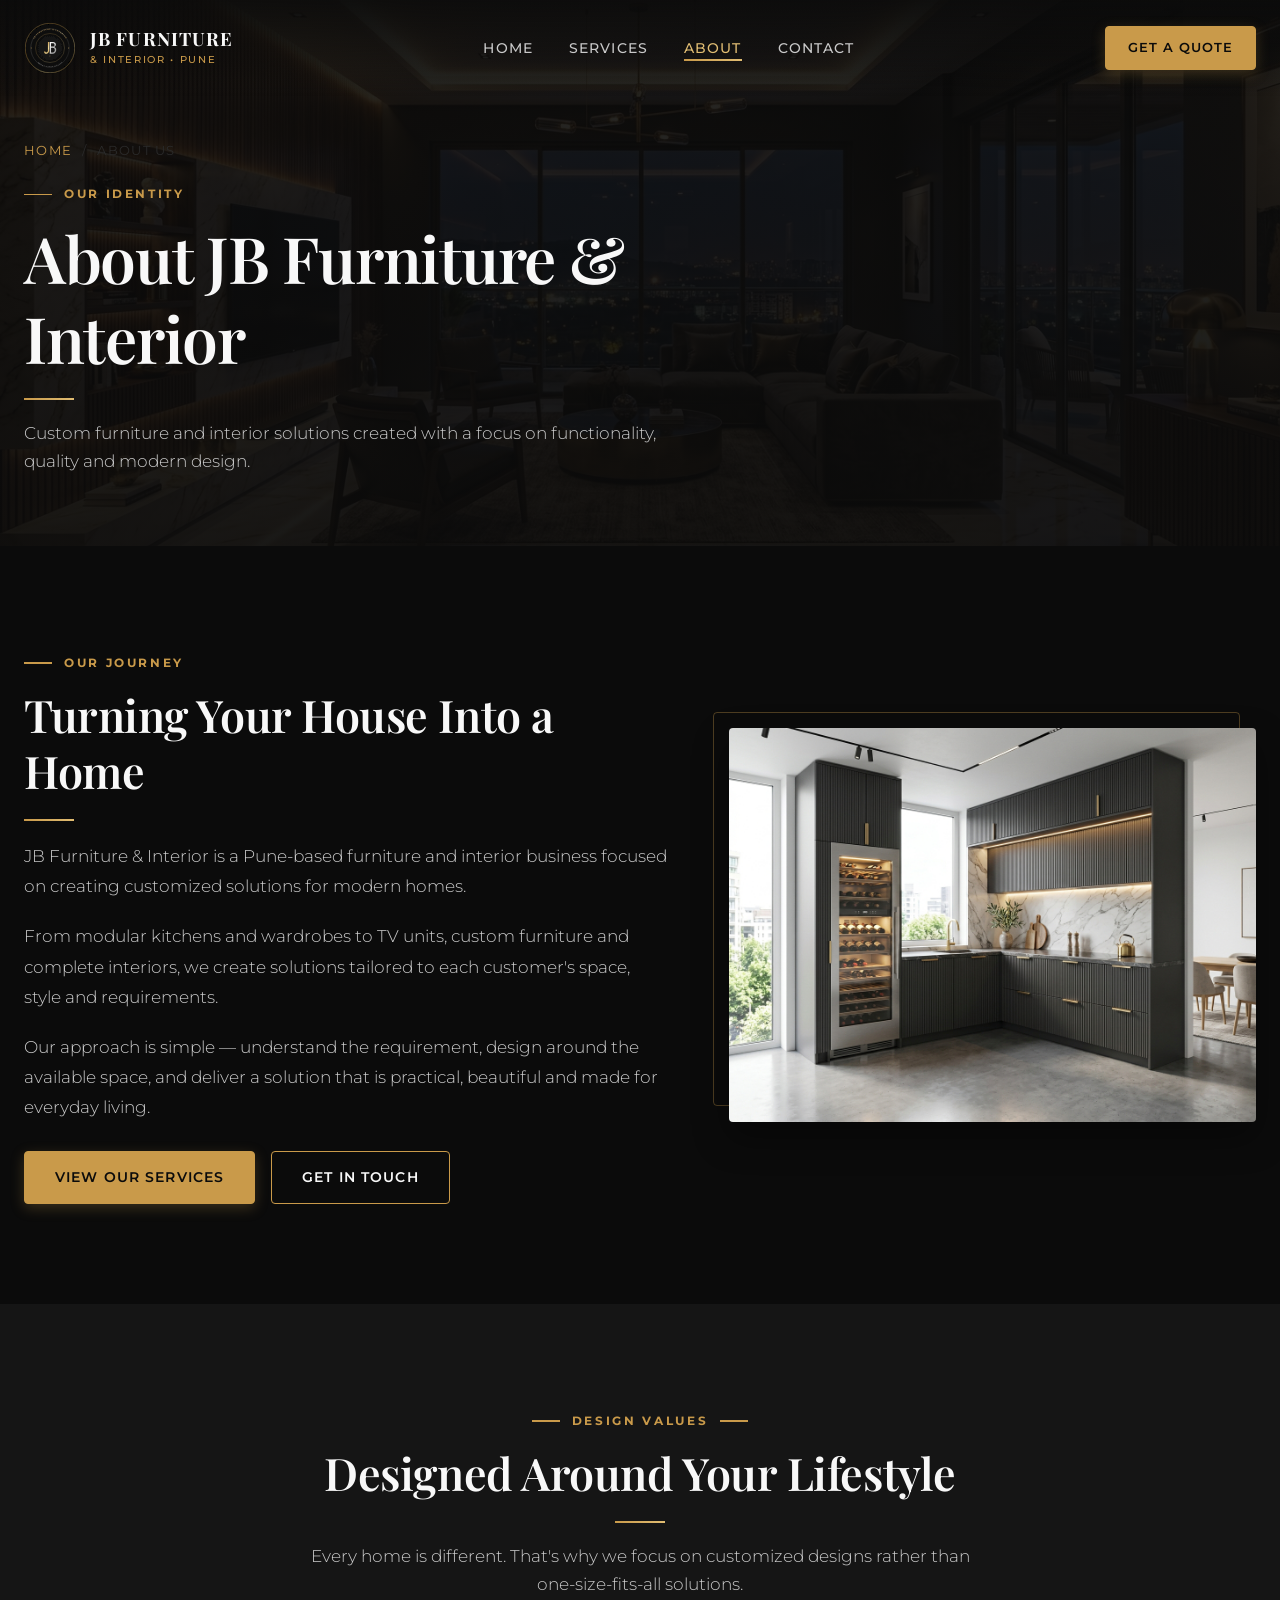
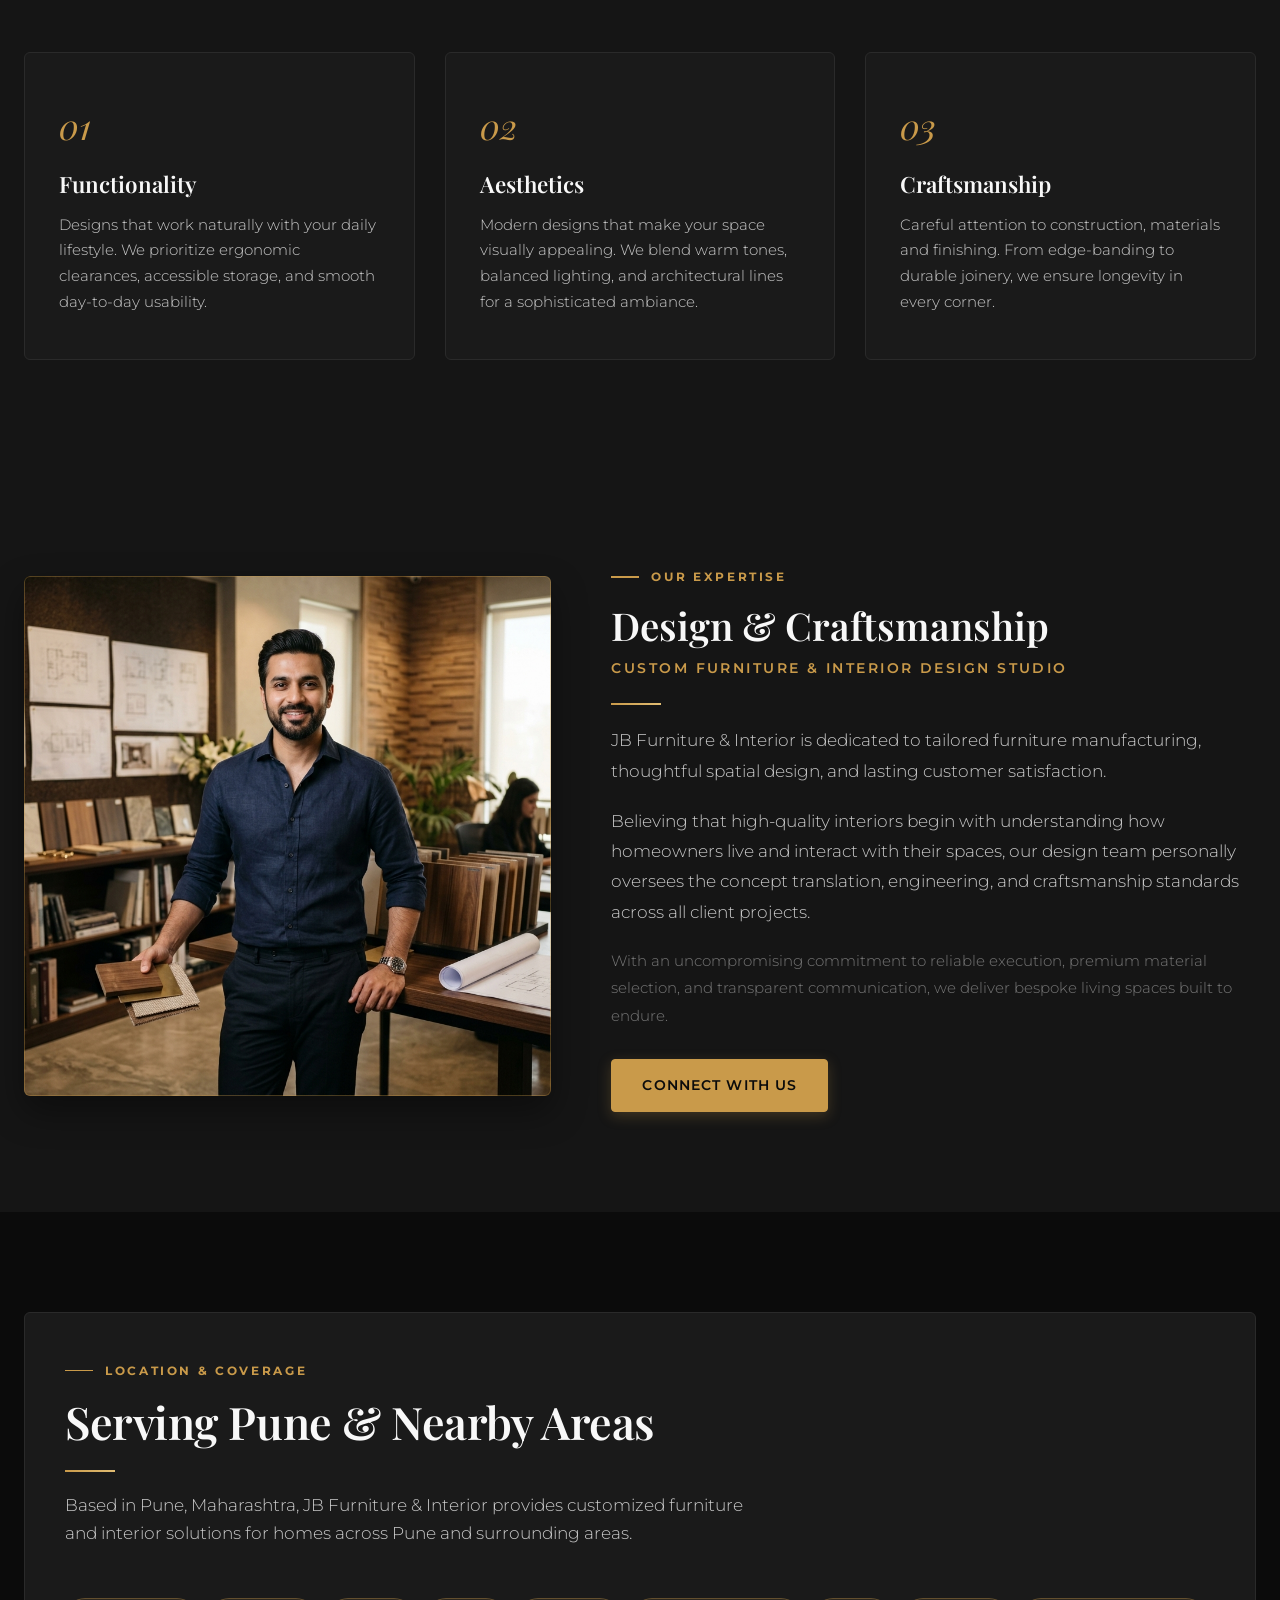
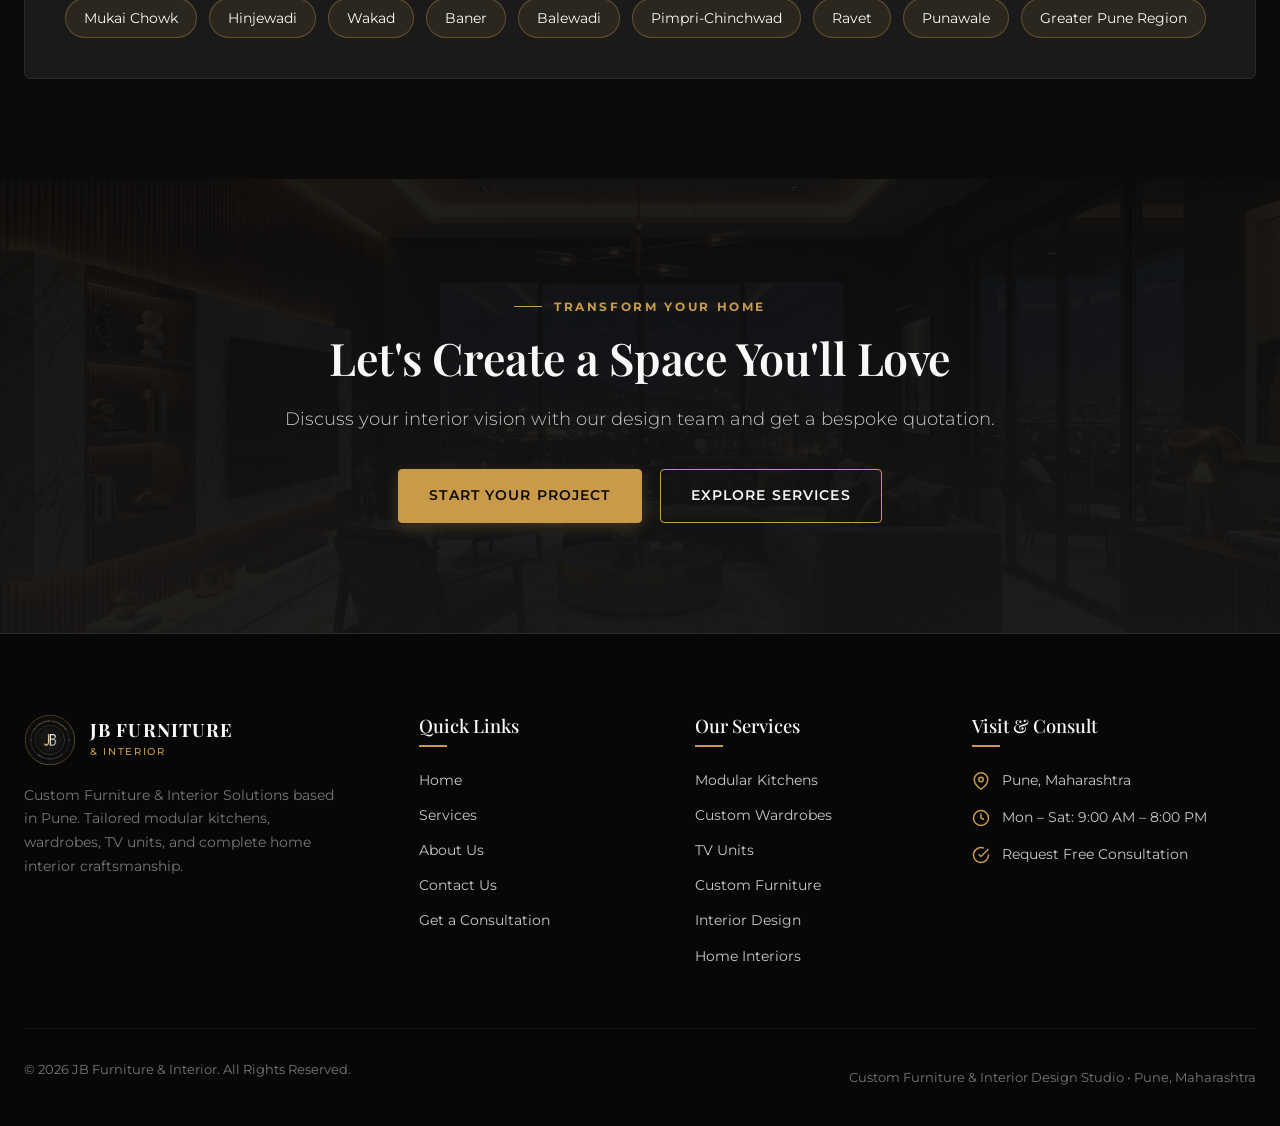
<file: about.html>
<!DOCTYPE html>
<html lang="en">
<head>
  <meta charset="UTF-8">
  <meta name="viewport" content="width=device-width, initial-scale=1.0">
  <title>About JB Furniture &amp; Interior | Pune</title>
  <meta name="description" content="Discover the story, design philosophy, and craftsmanship of JB Furniture & Interior in Pune. Custom furniture and bespoke interior solutions tailored to your lifestyle.">
  <meta name="keywords" content="About JB Furniture, Custom furniture Pune, Interior design studio Pune, Furniture manufacturers Pune">
  
  <!-- Brand Logo & SEO Meta Tags -->
  <meta name="logo" content="assets/images/jb-logo.svg">
  <meta name="thumbnail" content="assets/images/jb-logo.svg">
  <link rel="image_src" href="assets/images/jb-logo.svg">

  <!-- Open Graph / Social Media Meta Tags -->
  <meta property="og:type" content="website">
  <meta property="og:site_name" content="JB Furniture &amp; Interior">
  <meta property="og:url" content="https://ruchir123456789.github.io/interior_website/about.html">
  <meta property="og:title" content="About JB Furniture &amp; Interior | Pune">
  <meta property="og:description" content="Discover the story, design philosophy, and craftsmanship of JB Furniture &amp; Interior in Pune. Custom furniture and bespoke interior solutions tailored to your lifestyle.">
  <meta property="og:image" content="assets/images/jb-logo.svg">
  <meta property="og:image:type" content="image/svg+xml">
  <meta property="og:image:alt" content="JB Furniture &amp; Interior Logo">
  <meta property="og:logo" content="assets/images/jb-logo.svg">

  <!-- Twitter Card Meta Tags -->
  <meta name="twitter:card" content="summary">
  <meta name="twitter:title" content="About JB Furniture &amp; Interior | Pune">
  <meta name="twitter:description" content="Discover the story, design philosophy, and craftsmanship of JB Furniture &amp; Interior in Pune. Custom furniture and bespoke interior solutions tailored to your lifestyle.">
  <meta name="twitter:image" content="assets/images/jb-logo.svg">
  <meta name="twitter:image:alt" content="JB Furniture &amp; Interior Logo">

  <!-- Favicon & Apple Touch Icon -->
  <link rel="icon" type="image/svg+xml" href="assets/images/jb-logo.svg">
  <link rel="shortcut icon" href="assets/images/jb-logo.svg">
  <link rel="apple-touch-icon" href="assets/images/jb-logo.svg">

  <!-- Schema.org JSON-LD Structured Data with Logo -->
  <script type="application/ld+json">
  {
    "@context": "https://schema.org",
    "@type": "HomeAndConstructionBusiness",
    "name": "JB Furniture & Interior",
    "url": "https://ruchir123456789.github.io/interior_website/about.html",
    "description": "Discover the story, design philosophy, and craftsmanship of JB Furniture & Interior in Pune. Custom furniture and bespoke interior solutions tailored to your lifestyle.",
    "logo": "assets/images/jb-logo.svg",
    "image": "assets/images/jb-logo.svg",
    "address": {
      "@type": "PostalAddress",
      "addressLocality": "Pune",
      "addressRegion": "Maharashtra",
      "addressCountry": "IN"
    }
  }
  </script>
  
  <!-- Stylesheet -->
  <link rel="stylesheet" href="css/style.css">
</head>
<body>

  <!-- ==========================================
       GLOBAL HEADER / NAVBAR
       ========================================== -->
  <header class="header" id="header">
    <div class="container navbar">
      <!-- Brand Logo -->
      <a href="index.html" class="brand-logo" aria-label="JB Furniture &amp; Interior Home">
        <img src="assets/images/jb-logo.svg" alt="JB Furniture &amp; Interior Logo" class="brand-logo-img" width="52" height="52">
        <div class="brand-info">
          <span class="brand-title">JB FURNITURE</span>
          <span class="brand-tagline">&amp; INTERIOR • PUNE</span>
        </div>
      </a>

      <!-- Desktop Navigation Links -->
      <nav class="nav-links" aria-label="Main Navigation">
        <div class="nav-item"><a href="index.html" class="nav-link">Home</a></div>
        <div class="nav-item"><a href="services.html" class="nav-link">Services</a></div>
        <div class="nav-item"><a href="about.html" class="nav-link active">About</a></div>
        <div class="nav-item"><a href="contact.html" class="nav-link">Contact</a></div>
      </nav>

      <!-- Right CTA Button -->
      <div class="nav-cta">
        <a href="contact.html" class="btn btn-primary">Get a Quote</a>
      </div>

      <!-- Mobile Hamburger Button -->
      <button class="menu-toggle" id="menu-toggle" aria-label="Toggle navigation menu" aria-expanded="false">
        <span class="bar"></span>
        <span class="bar"></span>
        <span class="bar"></span>
      </button>
    </div>
  </header>

  <!-- Mobile Drawer Overlay & Menu -->
  <div class="mobile-drawer-overlay" id="mobile-overlay"></div>
  <aside class="mobile-nav-drawer" id="mobile-drawer" aria-label="Mobile Navigation">
    <div class="mobile-nav-links">
      <a href="index.html" class="mobile-nav-link">
        <span>Home</span>
        <svg width="16" height="16" viewBox="0 0 24 24" fill="none" stroke="currentColor" stroke-width="2"><polyline points="9 18 15 12 9 6"></polyline></svg>
      </a>
      <a href="services.html" class="mobile-nav-link">
        <span>Services</span>
        <svg width="16" height="16" viewBox="0 0 24 24" fill="none" stroke="currentColor" stroke-width="2"><polyline points="9 18 15 12 9 6"></polyline></svg>
      </a>
      <a href="about.html" class="mobile-nav-link active">
        <span>About Us</span>
        <svg width="16" height="16" viewBox="0 0 24 24" fill="none" stroke="currentColor" stroke-width="2"><polyline points="9 18 15 12 9 6"></polyline></svg>
      </a>
      <a href="contact.html" class="mobile-nav-link">
        <span>Contact</span>
        <svg width="16" height="16" viewBox="0 0 24 24" fill="none" stroke="currentColor" stroke-width="2"><polyline points="9 18 15 12 9 6"></polyline></svg>
      </a>
    </div>

    <div class="mobile-drawer-footer">
      <a href="contact.html" class="btn btn-primary" style="width: 100%;">Get a Free Consultation</a>
      <div class="mobile-drawer-contact">
        <p>Custom Furniture &amp; Interior Design</p>
        <p>Pune, Maharashtra</p>
      </div>
    </div>
  </aside>

  <main>
    <!-- ==========================================
         ABOUT PAGE HERO
         ========================================== -->
    <section class="page-hero" style="background-image: url('assets/images/hero-interior.jpg');">
      <div class="container">
        <div class="page-hero-content fade-up">
          <div class="breadcrumb">
            <a href="index.html">Home</a>
            <span>/</span>
            <span>About Us</span>
          </div>
          <span class="section-label">OUR IDENTITY</span>
          <h1>About JB Furniture &amp; Interior</h1>
          <div class="gold-divider"></div>
          <p class="section-subtitle">
            Custom furniture and interior solutions created with a focus on functionality, quality and modern design.
          </p>
        </div>
      </div>
    </section>

    <!-- ==========================================
         BUSINESS STORY SECTION
         ========================================== -->
    <section class="section" id="story">
      <div class="container">
        <div class="story-grid">
          <div class="story-content fade-up">
            <span class="section-label">OUR JOURNEY</span>
            <h2>Turning Your House Into a Home</h2>
            <div class="gold-divider"></div>
            <p>
              JB Furniture &amp; Interior is a Pune-based furniture and interior business focused on creating customized solutions for modern homes.
            </p>
            <p>
              From modular kitchens and wardrobes to TV units, custom furniture and complete interiors, we create solutions tailored to each customer's space, style and requirements.
            </p>
            <p>
              Our approach is simple — understand the requirement, design around the available space, and deliver a solution that is practical, beautiful and made for everyday living.
            </p>
            <div class="btn-group" style="margin-top: 28px;">
              <a href="services.html" class="btn btn-primary">View Our Services</a>
              <a href="contact.html" class="btn btn-secondary">Get In Touch</a>
            </div>
          </div>

          <div class="intro-image-wrapper fade-up stagger-2">
            <img src="assets/images/kitchen-02.jpg" alt="Interior Architecture &amp; Custom Millwork" class="intro-img" loading="lazy">
          </div>
        </div>
      </div>
    </section>

    <!-- ==========================================
         OUR PHILOSOPHY SECTION (3 PILLARS)
         ========================================== -->
    <section class="section section-rich" id="philosophy">
      <div class="container">
        <div class="section-header text-center fade-up">
          <span class="section-label">DESIGN VALUES</span>
          <h2>Designed Around Your Lifestyle</h2>
          <div class="gold-divider center-divider"></div>
          <p class="section-subtitle center-content">
            Every home is different. That's why we focus on customized designs rather than one-size-fits-all solutions.
          </p>
        </div>

        <div class="philosophy-grid">
          <!-- Pillar 1: Functionality -->
          <div class="philosophy-card fade-up stagger-1">
            <span class="pillar-num">01</span>
            <h3 style="font-size: 1.4rem; margin-bottom: 14px;">Functionality</h3>
            <p style="color: var(--text-silver); font-size: 0.95rem; line-height: 1.7; font-weight: 300;">
              Designs that work naturally with your daily lifestyle. We prioritize ergonomic clearances, accessible storage, and smooth day-to-day usability.
            </p>
          </div>

          <!-- Pillar 2: Aesthetics -->
          <div class="philosophy-card fade-up stagger-2">
            <span class="pillar-num">02</span>
            <h3 style="font-size: 1.4rem; margin-bottom: 14px;">Aesthetics</h3>
            <p style="color: var(--text-silver); font-size: 0.95rem; line-height: 1.7; font-weight: 300;">
              Modern designs that make your space visually appealing. We blend warm tones, balanced lighting, and architectural lines for a sophisticated ambiance.
            </p>
          </div>

          <!-- Pillar 3: Craftsmanship -->
          <div class="philosophy-card fade-up stagger-3">
            <span class="pillar-num">03</span>
            <h3 style="font-size: 1.4rem; margin-bottom: 14px;">Craftsmanship</h3>
            <p style="color: var(--text-silver); font-size: 0.95rem; line-height: 1.7; font-weight: 300;">
              Careful attention to construction, materials and finishing. From edge-banding to durable joinery, we ensure longevity in every corner.
            </p>
          </div>
        </div>
      </div>
    </section>

    <!-- ==========================================
         DESIGN STUDIO & CRAFTSMANSHIP LEADERSHIP
         ========================================== -->
    <section class="section founder-section" id="leadership">
      <div class="container">
        <div class="founder-grid">
          <div class="founder-img-wrapper fade-up">
            <img src="assets/images/about-founder.jpg" alt="Design Studio &amp; Interior Craftsmanship" class="founder-img" loading="lazy">
          </div>

          <div class="founder-content fade-up stagger-2">
            <span class="section-label">OUR EXPERTISE</span>
            <h3>Design &amp; Craftsmanship</h3>
            <span class="founder-role">Custom Furniture &amp; Interior Design Studio</span>
            <div class="gold-divider"></div>
            <p>
              JB Furniture &amp; Interior is dedicated to tailored furniture manufacturing, thoughtful spatial design, and lasting customer satisfaction.
            </p>
            <p>
              Believing that high-quality interiors begin with understanding how homeowners live and interact with their spaces, our design team personally oversees the concept translation, engineering, and craftsmanship standards across all client projects.
            </p>
            <p style="color: var(--text-muted); font-size: 0.95rem;">
              With an uncompromising commitment to reliable execution, premium material selection, and transparent communication, we deliver bespoke living spaces built to endure.
            </p>
            <div style="margin-top: 30px;">
              <a href="contact.html" class="btn btn-primary">Connect With Us</a>
            </div>
          </div>
        </div>
      </div>
    </section>

    <!-- ==========================================
         SERVICE AREA SECTION
         ========================================== -->
    <section class="section" id="service-area">
      <div class="container">
        <div class="area-box fade-up">
          <div class="section-header" style="margin-bottom: 20px;">
            <span class="section-label">LOCATION &amp; COVERAGE</span>
            <h2>Serving Pune &amp; Nearby Areas</h2>
            <div class="gold-divider"></div>
            <p class="section-subtitle">
              Based in Pune, Maharashtra, JB Furniture &amp; Interior provides customized furniture and interior solutions for homes across Pune and surrounding areas.
            </p>
          </div>

          <div class="area-tags">
            <span class="area-tag">Mukai Chowk</span>
            <span class="area-tag">Hinjewadi</span>
            <span class="area-tag">Wakad</span>
            <span class="area-tag">Baner</span>
            <span class="area-tag">Balewadi</span>
            <span class="area-tag">Pimpri-Chinchwad</span>
            <span class="area-tag">Ravet</span>
            <span class="area-tag">Punawale</span>
            <span class="area-tag">Greater Pune Region</span>
          </div>
        </div>
      </div>
    </section>

    <!-- ==========================================
         ABOUT CALL TO ACTION SECTION
         ========================================== -->
    <section class="cta-section" style="background-image: url('assets/images/hero-interior.jpg');">
      <div class="container">
        <div class="cta-content fade-up">
          <span class="section-label" style="justify-content: center;">TRANSFORM YOUR HOME</span>
          <h2 class="cta-title">Let's Create a Space You'll Love</h2>
          <p class="cta-desc">
            Discuss your interior vision with our design team and get a bespoke quotation.
          </p>
          <div class="cta-actions">
            <a href="contact.html" class="btn btn-primary">Start Your Project</a>
            <a href="services.html" class="btn btn-secondary">Explore Services</a>
          </div>
        </div>
      </div>
    </section>
  </main>

  <!-- ==========================================
       GLOBAL FOOTER
       ========================================== -->
  <footer class="footer">
    <div class="container">
      <div class="footer-grid">
        <!-- Brand Info -->
        <div class="footer-brand">
          <a href="index.html" class="brand-logo">
            <img src="assets/images/jb-logo.svg" alt="JB Furniture &amp; Interior" class="brand-logo-img" width="48" height="48">
            <div class="brand-info">
              <span class="brand-title">JB FURNITURE</span>
              <span class="brand-tagline">&amp; INTERIOR</span>
            </div>
          </a>
          <p class="footer-about">
            Custom Furniture &amp; Interior Solutions based in Pune. Tailored modular kitchens, wardrobes, TV units, and complete home interior craftsmanship.
          </p>
        </div>

        <!-- Quick Links -->
        <div>
          <h4 class="footer-title">Quick Links</h4>
          <div class="footer-links">
            <a href="index.html">Home</a>
            <a href="services.html">Services</a>
            <a href="about.html">About Us</a>
            <a href="contact.html">Contact Us</a>
            <a href="contact.html">Get a Consultation</a>
          </div>
        </div>

        <!-- Services -->
        <div>
          <h4 class="footer-title">Our Services</h4>
          <div class="footer-links">
            <a href="services.html#kitchens">Modular Kitchens</a>
            <a href="services.html#wardrobes">Custom Wardrobes</a>
            <a href="services.html#tv-units">TV Units</a>
            <a href="services.html#custom-furniture">Custom Furniture</a>
            <a href="services.html#interior-design">Interior Design</a>
            <a href="services.html#complete-interiors">Home Interiors</a>
          </div>
        </div>

        <!-- Visit & Consult -->
        <div>
          <h4 class="footer-title">Visit &amp; Consult</h4>
          <div class="footer-contact-items">
            <div class="footer-contact-item">
              <svg viewBox="0 0 24 24" fill="none" stroke="currentColor" stroke-width="2"><path d="M21 10c0 7-9 13-9 13s-9-6-9-13a9 9 0 0 1 18 0z"></path><circle cx="12" cy="10" r="3"></circle></svg>
              <span>Pune, Maharashtra</span>
            </div>
            <div class="footer-contact-item">
              <svg viewBox="0 0 24 24" fill="none" stroke="currentColor" stroke-width="2"><circle cx="12" cy="12" r="10"></circle><polyline points="12 6 12 12 16 14"></polyline></svg>
              <span>Mon – Sat: 9:00 AM – 8:00 PM</span>
            </div>
            <div class="footer-contact-item">
              <svg viewBox="0 0 24 24" fill="none" stroke="currentColor" stroke-width="2"><path d="M22 11.08V12a10 10 0 1 1-5.93-9.14"></path><polyline points="22 4 12 14.01 9 11.01"></polyline></svg>
              <a href="contact.html">Request Free Consultation</a>
            </div>
          </div>
        </div>
      </div>

      <div class="footer-bottom">
        <p>&copy; 2026 JB Furniture &amp; Interior. All Rights Reserved.</p>
        <p>Custom Furniture &amp; Interior Design Studio • Pune, Maharashtra</p>
      </div>
    </div>
  </footer>

  <!-- Back To Top Button -->
  <button class="back-to-top" aria-label="Scroll back to top">
    <svg width="20" height="20" viewBox="0 0 24 24" fill="none" stroke="currentColor" stroke-width="2.5"><polyline points="18 15 12 9 6 15"></polyline></svg>
  </button>

  <!-- Core Script -->
  <script src="js/script.js"></script>
</body>
</html>
</file>
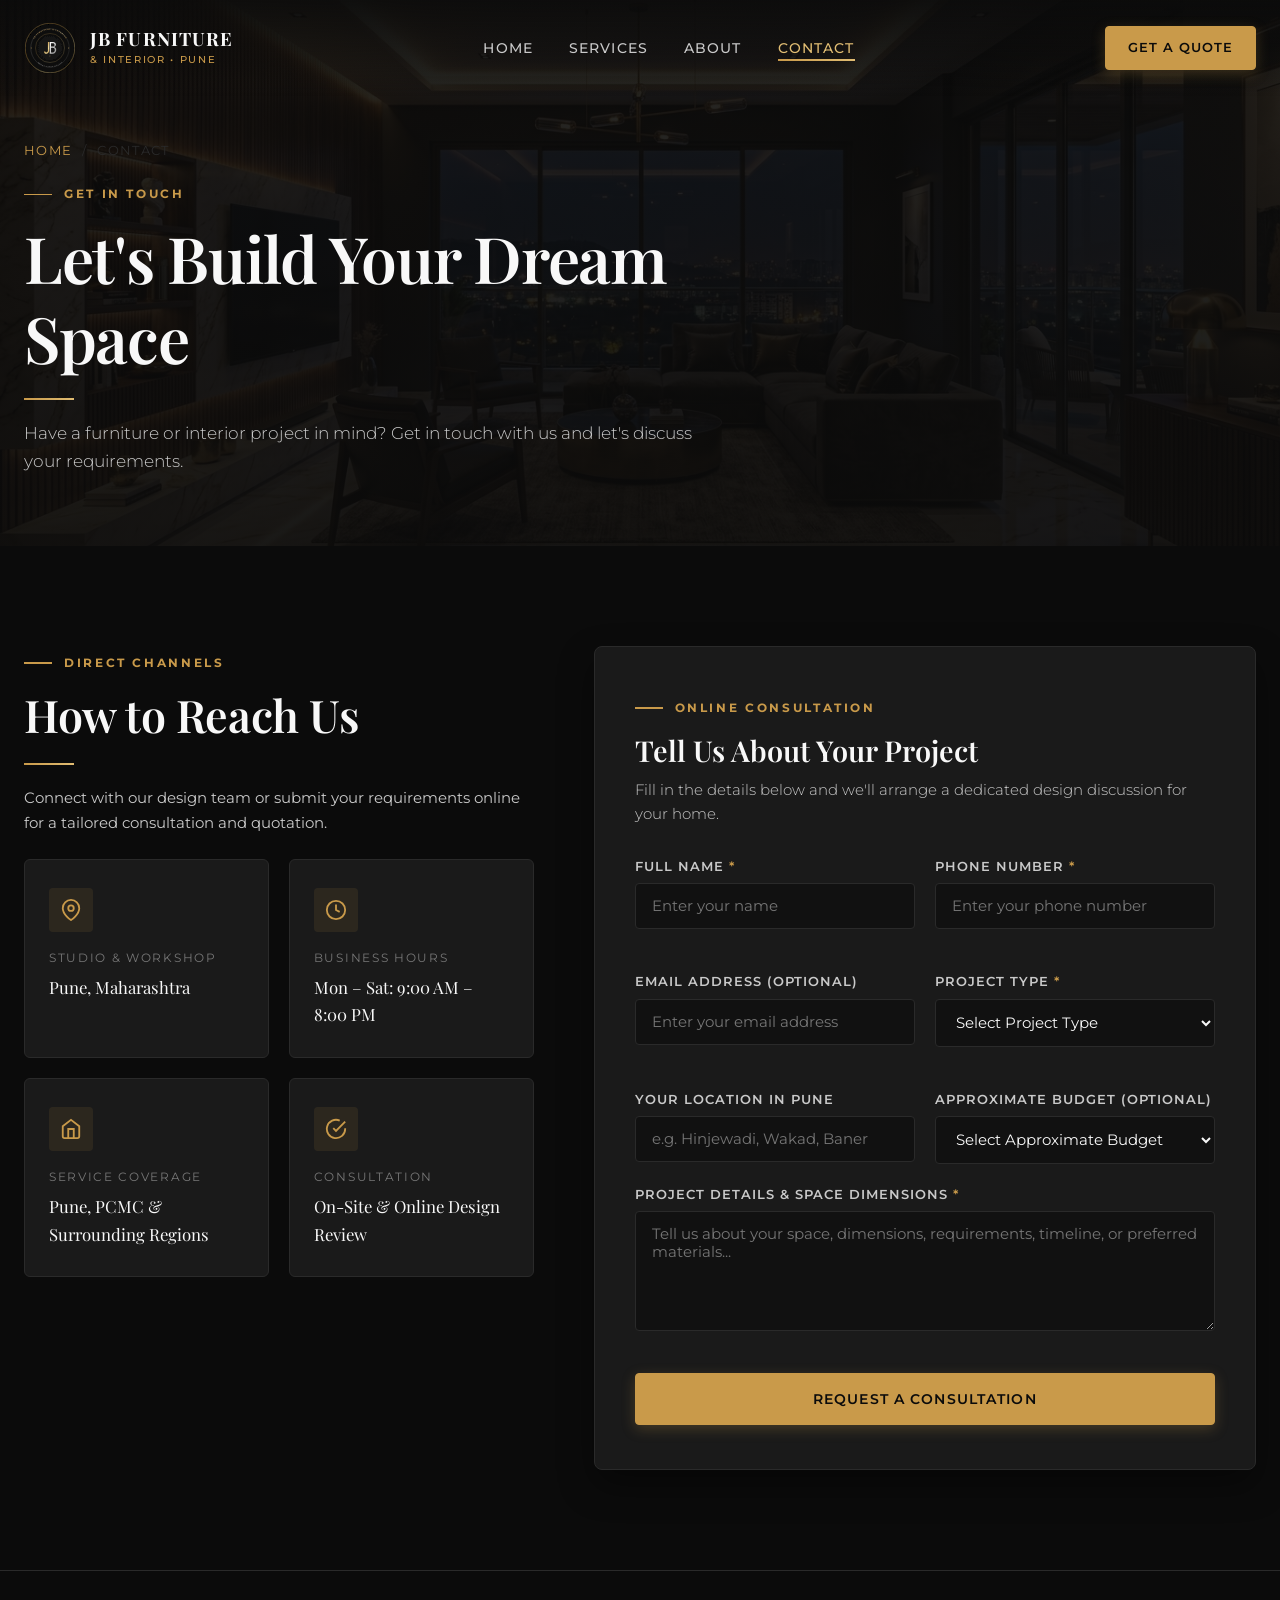
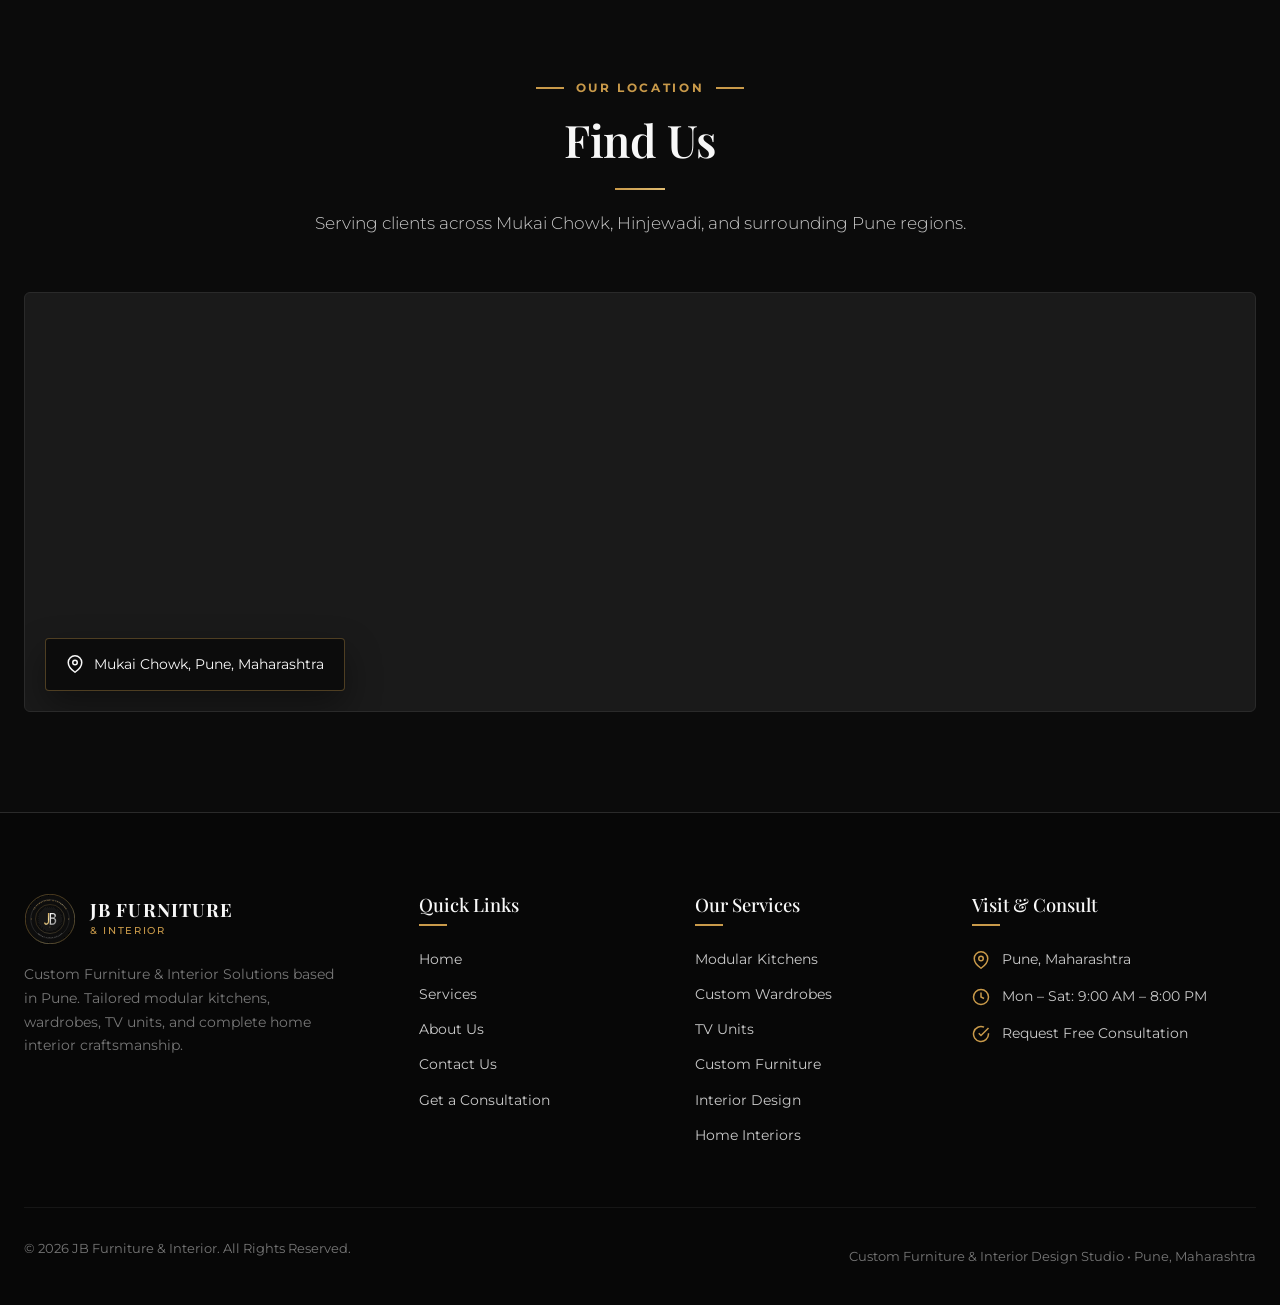
<file: contact.html>
<!DOCTYPE html>
<html lang="en">
<head>
  <meta charset="UTF-8">
  <meta name="viewport" content="width=device-width, initial-scale=1.0">
  <title>Contact JB Furniture &amp; Interior | Pune</title>
  <meta name="description" content="Contact JB Furniture &amp; Interior in Pune. Request a free consultation for custom furniture, modular kitchens, wardrobes, and complete interior solutions.">
  <meta name="keywords" content="Contact JB Furniture, Interior design inquiry Pune, Modular kitchen quotation Pune, Furniture manufacturers Mukai Chowk Hinjewadi">
  
  <!-- Brand Logo & SEO Meta Tags -->
  <meta name="logo" content="assets/images/jb-logo.svg">
  <meta name="thumbnail" content="assets/images/jb-logo.svg">
  <link rel="image_src" href="assets/images/jb-logo.svg">

  <!-- Open Graph / Social Media Meta Tags -->
  <meta property="og:type" content="website">
  <meta property="og:site_name" content="JB Furniture &amp; Interior">
  <meta property="og:url" content="https://ruchir123456789.github.io/interior_website/contact.html">
  <meta property="og:title" content="Contact JB Furniture &amp; Interior | Pune">
  <meta property="og:description" content="Contact JB Furniture &amp; Interior in Pune. Request a free consultation for custom furniture, modular kitchens, wardrobes, and complete interior solutions.">
  <meta property="og:image" content="assets/images/jb-logo.svg">
  <meta property="og:image:type" content="image/svg+xml">
  <meta property="og:image:alt" content="JB Furniture &amp; Interior Logo">
  <meta property="og:logo" content="assets/images/jb-logo.svg">

  <!-- Twitter Card Meta Tags -->
  <meta name="twitter:card" content="summary">
  <meta name="twitter:title" content="Contact JB Furniture &amp; Interior | Pune">
  <meta name="twitter:description" content="Contact JB Furniture &amp; Interior in Pune. Request a free consultation for custom furniture, modular kitchens, wardrobes, and complete interior solutions.">
  <meta name="twitter:image" content="assets/images/jb-logo.svg">
  <meta name="twitter:image:alt" content="JB Furniture &amp; Interior Logo">

  <!-- Favicon & Apple Touch Icon -->
  <link rel="icon" type="image/svg+xml" href="assets/images/jb-logo.svg">
  <link rel="shortcut icon" href="assets/images/jb-logo.svg">
  <link rel="apple-touch-icon" href="assets/images/jb-logo.svg">

  <!-- Schema.org JSON-LD Structured Data with Logo -->
  <script type="application/ld+json">
  {
    "@context": "https://schema.org",
    "@type": "HomeAndConstructionBusiness",
    "name": "JB Furniture & Interior",
    "url": "https://ruchir123456789.github.io/interior_website/contact.html",
    "description": "Contact JB Furniture & Interior in Pune. Request a free consultation for custom furniture, modular kitchens, wardrobes, and complete interior solutions.",
    "logo": "assets/images/jb-logo.svg",
    "image": "assets/images/jb-logo.svg",
    "address": {
      "@type": "PostalAddress",
      "addressLocality": "Pune",
      "addressRegion": "Maharashtra",
      "addressCountry": "IN"
    }
  }
  </script>
  
  <!-- Stylesheet -->
  <link rel="stylesheet" href="css/style.css">
</head>
<body>

  <!-- ==========================================
       GLOBAL HEADER / NAVBAR
       ========================================== -->
  <header class="header" id="header">
    <div class="container navbar">
      <!-- Brand Logo -->
      <a href="index.html" class="brand-logo" aria-label="JB Furniture &amp; Interior Home">
        <img src="assets/images/jb-logo.svg" alt="JB Furniture &amp; Interior Logo" class="brand-logo-img" width="52" height="52">
        <div class="brand-info">
          <span class="brand-title">JB FURNITURE</span>
          <span class="brand-tagline">&amp; INTERIOR • PUNE</span>
        </div>
      </a>

      <!-- Desktop Navigation Links -->
      <nav class="nav-links" aria-label="Main Navigation">
        <div class="nav-item"><a href="index.html" class="nav-link">Home</a></div>
        <div class="nav-item"><a href="services.html" class="nav-link">Services</a></div>
        <div class="nav-item"><a href="about.html" class="nav-link">About</a></div>
        <div class="nav-item"><a href="contact.html" class="nav-link active">Contact</a></div>
      </nav>

      <!-- Right CTA Button -->
      <div class="nav-cta">
        <a href="contact.html" class="btn btn-primary">Get a Quote</a>
      </div>

      <!-- Mobile Hamburger Button -->
      <button class="menu-toggle" id="menu-toggle" aria-label="Toggle navigation menu" aria-expanded="false">
        <span class="bar"></span>
        <span class="bar"></span>
        <span class="bar"></span>
      </button>
    </div>
  </header>

  <!-- Mobile Drawer Overlay & Menu -->
  <div class="mobile-drawer-overlay" id="mobile-overlay"></div>
  <aside class="mobile-nav-drawer" id="mobile-drawer" aria-label="Mobile Navigation">
    <div class="mobile-nav-links">
      <a href="index.html" class="mobile-nav-link">
        <span>Home</span>
        <svg width="16" height="16" viewBox="0 0 24 24" fill="none" stroke="currentColor" stroke-width="2"><polyline points="9 18 15 12 9 6"></polyline></svg>
      </a>
      <a href="services.html" class="mobile-nav-link">
        <span>Services</span>
        <svg width="16" height="16" viewBox="0 0 24 24" fill="none" stroke="currentColor" stroke-width="2"><polyline points="9 18 15 12 9 6"></polyline></svg>
      </a>
      <a href="about.html" class="mobile-nav-link">
        <span>About Us</span>
        <svg width="16" height="16" viewBox="0 0 24 24" fill="none" stroke="currentColor" stroke-width="2"><polyline points="9 18 15 12 9 6"></polyline></svg>
      </a>
      <a href="contact.html" class="mobile-nav-link active">
        <span>Contact</span>
        <svg width="16" height="16" viewBox="0 0 24 24" fill="none" stroke="currentColor" stroke-width="2"><polyline points="9 18 15 12 9 6"></polyline></svg>
      </a>
    </div>

    <div class="mobile-drawer-footer">
      <a href="contact.html" class="btn btn-primary" style="width: 100%;">Get a Free Consultation</a>
      <div class="mobile-drawer-contact">
        <p>Custom Furniture &amp; Interior Design</p>
        <p>Pune, Maharashtra</p>
      </div>
    </div>
  </aside>

  <main>
    <!-- ==========================================
         CONTACT PAGE HERO
         ========================================== -->
    <section class="page-hero" style="background-image: url('assets/images/hero-interior.jpg');">
      <div class="container">
        <div class="page-hero-content fade-up">
          <div class="breadcrumb">
            <a href="index.html">Home</a>
            <span>/</span>
            <span>Contact</span>
          </div>
          <span class="section-label">GET IN TOUCH</span>
          <h1>Let's Build Your Dream Space</h1>
          <div class="gold-divider"></div>
          <p class="section-subtitle">
            Have a furniture or interior project in mind? Get in touch with us and let's discuss your requirements.
          </p>
        </div>
      </div>
    </section>

    <!-- ==========================================
         CONTACT CARDS & FORM SECTION
         ========================================== -->
    <section class="section" id="contact-main">
      <div class="container">
        <div class="contact-grid">
          
          <!-- Left Column: Contact Cards -->
          <div class="contact-info-col fade-up">
            <span class="section-label">DIRECT CHANNELS</span>
            <h2>How to Reach Us</h2>
            <div class="gold-divider"></div>
            <p style="color: var(--text-silver); font-size: 0.95rem; margin-bottom: 24px;">
              Connect with our design team or submit your requirements online for a tailored consultation and quotation.
            </p>

            <div class="contact-cards-list">
              <!-- Card 1: Location -->
              <div class="contact-card">
                <div class="contact-card-icon">
                  <svg viewBox="0 0 24 24" fill="none" stroke="currentColor" stroke-width="2"><path d="M21 10c0 7-9 13-9 13s-9-6-9-13a9 9 0 0 1 18 0z"></path><circle cx="12" cy="10" r="3"></circle></svg>
                </div>
                <span class="contact-card-label">Studio &amp; Workshop</span>
                <div class="contact-card-val">Pune, Maharashtra</div>
              </div>

              <!-- Card 2: Business Hours -->
              <div class="contact-card">
                <div class="contact-card-icon">
                  <svg viewBox="0 0 24 24" fill="none" stroke="currentColor" stroke-width="2"><circle cx="12" cy="12" r="10"></circle><polyline points="12 6 12 12 16 14"></polyline></svg>
                </div>
                <span class="contact-card-label">Business Hours</span>
                <div class="contact-card-val">Mon – Sat: 9:00 AM – 8:00 PM</div>
              </div>

              <!-- Card 3: Service Coverage -->
              <div class="contact-card">
                <div class="contact-card-icon">
                  <svg viewBox="0 0 24 24" fill="none" stroke="currentColor" stroke-width="2"><path d="M3 9l9-7 9 7v11a2 2 0 0 1-2 2H5a2 2 0 0 1-2-2z"></path><polyline points="9 22 9 12 15 12 15 22"></polyline></svg>
                </div>
                <span class="contact-card-label">Service Coverage</span>
                <div class="contact-card-val">Pune, PCMC &amp; Surrounding Regions</div>
              </div>

              <!-- Card 4: Consultations -->
              <div class="contact-card">
                <div class="contact-card-icon">
                  <svg viewBox="0 0 24 24" fill="none" stroke="currentColor" stroke-width="2"><path d="M22 11.08V12a10 10 0 1 1-5.93-9.14"></path><polyline points="22 4 12 14.01 9 11.01"></polyline></svg>
                </div>
                <span class="contact-card-label">Consultation</span>
                <div class="contact-card-val">On-Site &amp; Online Design Review</div>
              </div>
            </div>
          </div>

          <!-- Right Column: Interactive Consultation Form -->
          <div class="form-container fade-up stagger-2">
            <span class="section-label">ONLINE CONSULTATION</span>
            <h3 class="form-title">Tell Us About Your Project</h3>
            <p class="form-subtitle">Fill in the details below and we'll arrange a dedicated design discussion for your home.</p>

            <!-- Inline Success Banner -->
            <div class="form-success-banner" id="form-success-banner" role="alert"></div>

            <form id="project-contact-form" novalidate>
              <div class="form-grid">
                
                <!-- Full Name -->
                <div class="form-group">
                  <label for="fullName" class="form-label">Full Name <span class="req">*</span></label>
                  <input type="text" id="fullName" class="form-input" placeholder="Enter your name" required>
                  <span class="form-error-msg" id="nameError"></span>
                </div>

                <!-- Phone Number -->
                <div class="form-group">
                  <label for="phoneNumber" class="form-label">Phone Number <span class="req">*</span></label>
                  <input type="tel" id="phoneNumber" class="form-input" placeholder="Enter your phone number" required>
                  <span class="form-error-msg" id="phoneError"></span>
                </div>

                <!-- Email Address -->
                <div class="form-group">
                  <label for="emailAddress" class="form-label">Email Address (Optional)</label>
                  <input type="email" id="emailAddress" class="form-input" placeholder="Enter your email address">
                </div>

                <!-- Project Type Dropdown -->
                <div class="form-group">
                  <label for="projectType" class="form-label">Project Type <span class="req">*</span></label>
                  <select id="projectType" class="form-select" required>
                    <option value="" disabled selected>Select Project Type</option>
                    <option value="Modular Kitchen">Modular Kitchen</option>
                    <option value="Wardrobe">Custom Wardrobe</option>
                    <option value="TV Unit">TV Unit &amp; Media Wall</option>
                    <option value="Custom Furniture">Custom Furniture</option>
                    <option value="Interior Design">Interior Design Consultation</option>
                    <option value="Complete Home Interior">Complete Home Interior</option>
                    <option value="Other">Other Custom Work</option>
                  </select>
                  <span class="form-error-msg" id="projectTypeError"></span>
                </div>

                <!-- Location -->
                <div class="form-group">
                  <label for="projectLocation" class="form-label">Your Location in Pune</label>
                  <input type="text" id="projectLocation" class="form-input" placeholder="e.g. Hinjewadi, Wakad, Baner">
                </div>

                <!-- Approximate Budget -->
                <div class="form-group">
                  <label for="budgetRange" class="form-label">Approximate Budget (Optional)</label>
                  <select id="budgetRange" class="form-select">
                    <option value="" selected>Select Approximate Budget</option>
                    <option value="₹1 Lakh - ₹3 Lakhs">₹1 Lakh – ₹3 Lakhs</option>
                    <option value="₹3 Lakhs - ₹7 Lakhs">₹3 Lakhs – ₹7 Lakhs</option>
                    <option value="₹7 Lakhs - ₹15 Lakhs">₹7 Lakhs – ₹15 Lakhs</option>
                    <option value="₹15 Lakhs+">₹15 Lakhs+</option>
                    <option value="Undecided / Flexible">Undecided / Flexible</option>
                  </select>
                </div>

                <!-- Message -->
                <div class="form-group full-width">
                  <label for="projectMessage" class="form-label">Project Details &amp; Space Dimensions <span class="req">*</span></label>
                  <textarea id="projectMessage" class="form-textarea" placeholder="Tell us about your space, dimensions, requirements, timeline, or preferred materials..." required></textarea>
                  <span class="form-error-msg" id="messageError"></span>
                </div>

                <!-- Submit Button -->
                <div class="form-group full-width">
                  <button type="submit" class="btn btn-primary" style="width: 100%; padding: 16px;">
                    Request a Consultation
                  </button>
                </div>
              </div>
            </form>
          </div>

        </div>
      </div>
    </section>

    <!-- ==========================================
         GOOGLE MAPS SECTION (CONFIGURABLE)
         ========================================== -->
    <section class="section map-section" id="location-map">
      <div class="container">
        <div class="section-header text-center fade-up">
          <span class="section-label">OUR LOCATION</span>
          <h2>Find Us</h2>
          <div class="gold-divider center-divider"></div>
          <p class="section-subtitle center-content">
            Serving clients across Mukai Chowk, Hinjewadi, and surrounding Pune regions.
          </p>
        </div>

        <div class="map-wrapper fade-up stagger-1">
          <!-- Google Maps Embed for Mukai Chowk / Hinjewadi Pune area -->
          <iframe 
            class="map-frame"
            src="https://www.google.com/maps/embed?pb=!1m18!1m12!1m3!1d30232.969792622765!2d73.71217537330761!3d18.66981881666497!2m3!1f0!2f0!3f0!3m2!1i1024!2i768!4f13.1!3m3!1m2!1s0x3bc2b9e6e00e0001%3A0xa646e7fae448b111!2sMukai%20Chowk%2C%20Kiwale%2C%20Dehu%20Road%2C%20Pune%2C%20Maharashtra%20412101!5e0!3m2!1sen!2sin!4v1700000000000!5m2!1sen!2sin"
            allowfullscreen="" 
            loading="lazy" 
            referrerpolicy="no-referrer-when-downgrade"
            title="JB Furniture &amp; Interior Location Map">
          </iframe>
          <div class="map-overlay-badge">
            <svg width="18" height="18" viewBox="0 0 24 24" fill="none" stroke="currentColor" stroke-width="2"><path d="M21 10c0 7-9 13-9 13s-9-6-9-13a9 9 0 0 1 18 0z"></path><circle cx="12" cy="10" r="3"></circle></svg>
            <span>Mukai Chowk, Pune, Maharashtra</span>
          </div>
        </div>
      </div>
    </section>
  </main>

  <!-- ==========================================
       GLOBAL FOOTER
       ========================================== -->
  <footer class="footer">
    <div class="container">
      <div class="footer-grid">
        <!-- Brand Info -->
        <div class="footer-brand">
          <a href="index.html" class="brand-logo">
            <img src="assets/images/jb-logo.svg" alt="JB Furniture &amp; Interior" class="brand-logo-img" width="48" height="48">
            <div class="brand-info">
              <span class="brand-title">JB FURNITURE</span>
              <span class="brand-tagline">&amp; INTERIOR</span>
            </div>
          </a>
          <p class="footer-about">
            Custom Furniture &amp; Interior Solutions based in Pune. Tailored modular kitchens, wardrobes, TV units, and complete home interior craftsmanship.
          </p>
        </div>

        <!-- Quick Links -->
        <div>
          <h4 class="footer-title">Quick Links</h4>
          <div class="footer-links">
            <a href="index.html">Home</a>
            <a href="services.html">Services</a>
            <a href="about.html">About Us</a>
            <a href="contact.html">Contact Us</a>
            <a href="contact.html">Get a Consultation</a>
          </div>
        </div>

        <!-- Services -->
        <div>
          <h4 class="footer-title">Our Services</h4>
          <div class="footer-links">
            <a href="services.html#kitchens">Modular Kitchens</a>
            <a href="services.html#wardrobes">Custom Wardrobes</a>
            <a href="services.html#tv-units">TV Units</a>
            <a href="services.html#custom-furniture">Custom Furniture</a>
            <a href="services.html#interior-design">Interior Design</a>
            <a href="services.html#complete-interiors">Home Interiors</a>
          </div>
        </div>

        <!-- Visit & Consult -->
        <div>
          <h4 class="footer-title">Visit &amp; Consult</h4>
          <div class="footer-contact-items">
            <div class="footer-contact-item">
              <svg viewBox="0 0 24 24" fill="none" stroke="currentColor" stroke-width="2"><path d="M21 10c0 7-9 13-9 13s-9-6-9-13a9 9 0 0 1 18 0z"></path><circle cx="12" cy="10" r="3"></circle></svg>
              <span>Pune, Maharashtra</span>
            </div>
            <div class="footer-contact-item">
              <svg viewBox="0 0 24 24" fill="none" stroke="currentColor" stroke-width="2"><circle cx="12" cy="12" r="10"></circle><polyline points="12 6 12 12 16 14"></polyline></svg>
              <span>Mon – Sat: 9:00 AM – 8:00 PM</span>
            </div>
            <div class="footer-contact-item">
              <svg viewBox="0 0 24 24" fill="none" stroke="currentColor" stroke-width="2"><path d="M22 11.08V12a10 10 0 1 1-5.93-9.14"></path><polyline points="22 4 12 14.01 9 11.01"></polyline></svg>
              <a href="contact.html">Request Free Consultation</a>
            </div>
          </div>
        </div>
      </div>

      <div class="footer-bottom">
        <p>&copy; 2026 JB Furniture &amp; Interior. All Rights Reserved.</p>
        <p>Custom Furniture &amp; Interior Design Studio • Pune, Maharashtra</p>
      </div>
    </div>
  </footer>

  <!-- Back To Top Button -->
  <button class="back-to-top" aria-label="Scroll back to top">
    <svg width="20" height="20" viewBox="0 0 24 24" fill="none" stroke="currentColor" stroke-width="2.5"><polyline points="18 15 12 9 6 15"></polyline></svg>
  </button>

  <!-- Core Script -->
  <script src="js/script.js"></script>
</body>
</html>
</file>
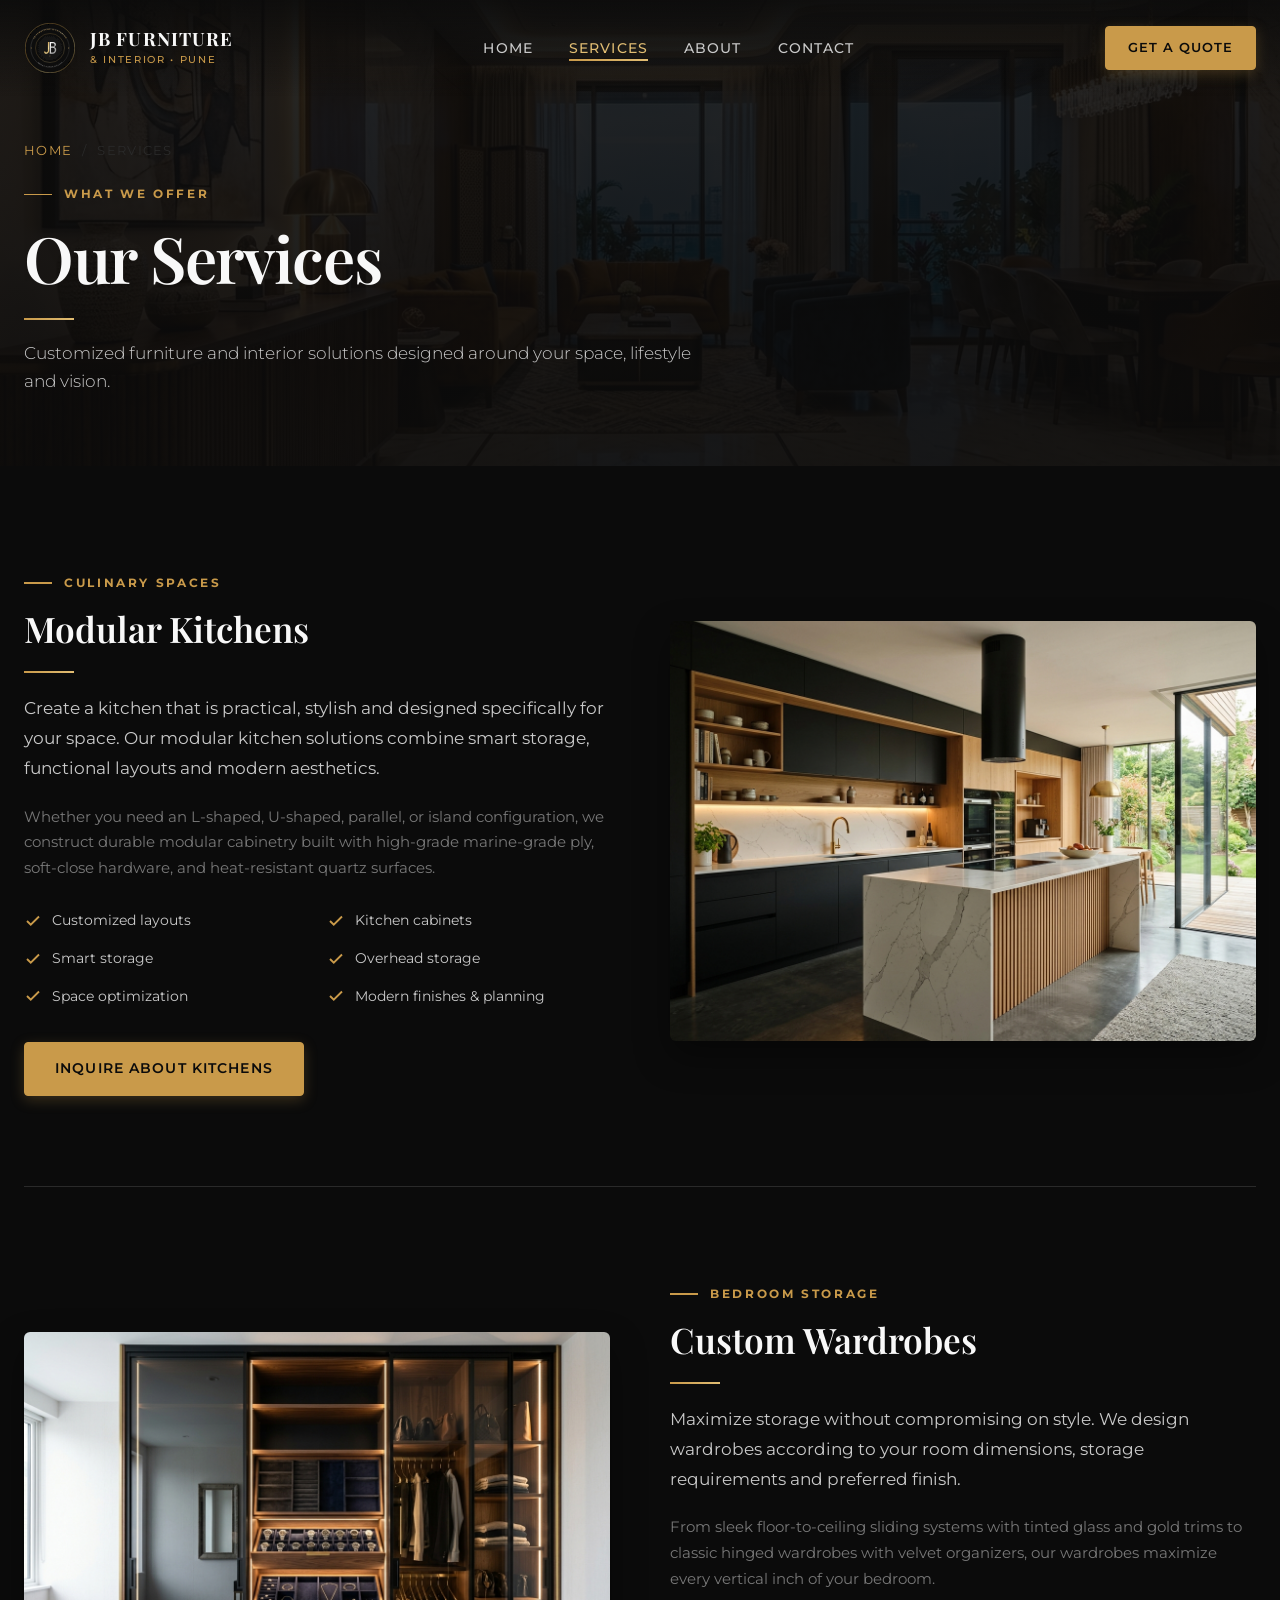
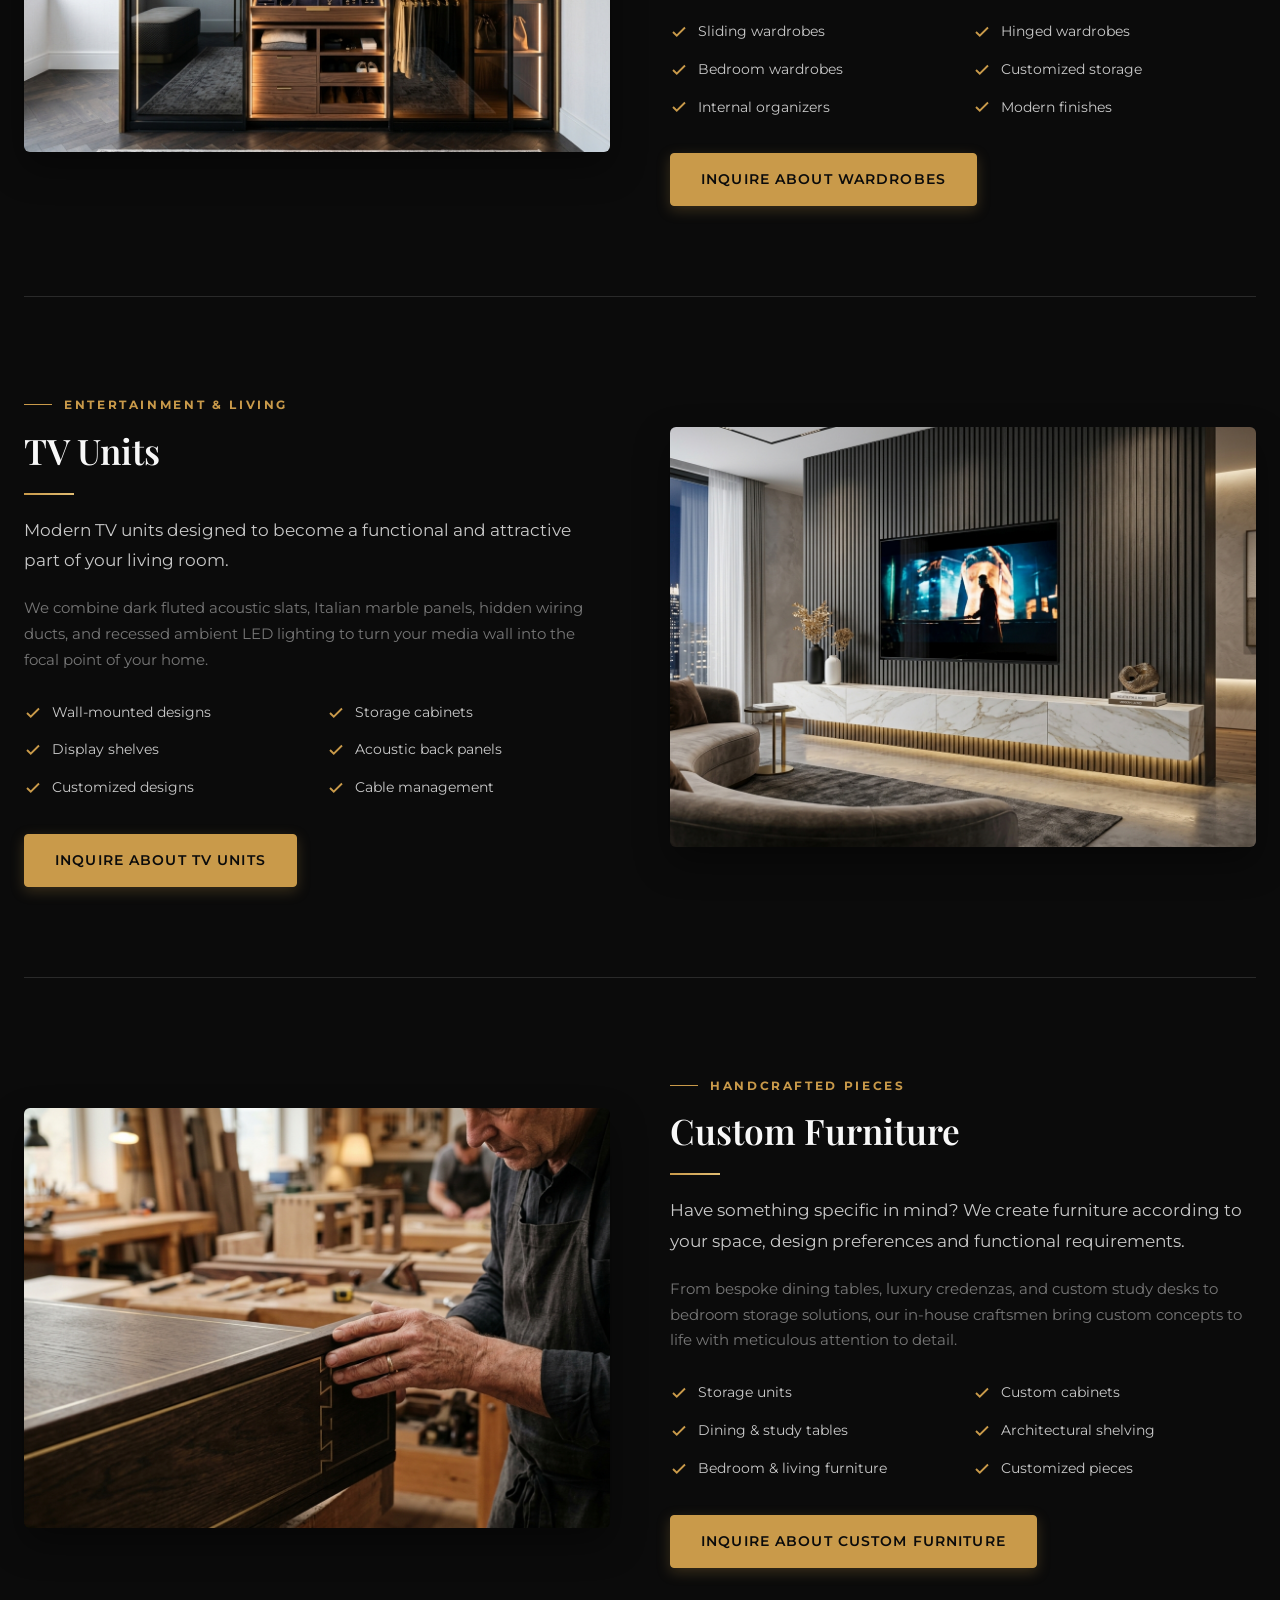
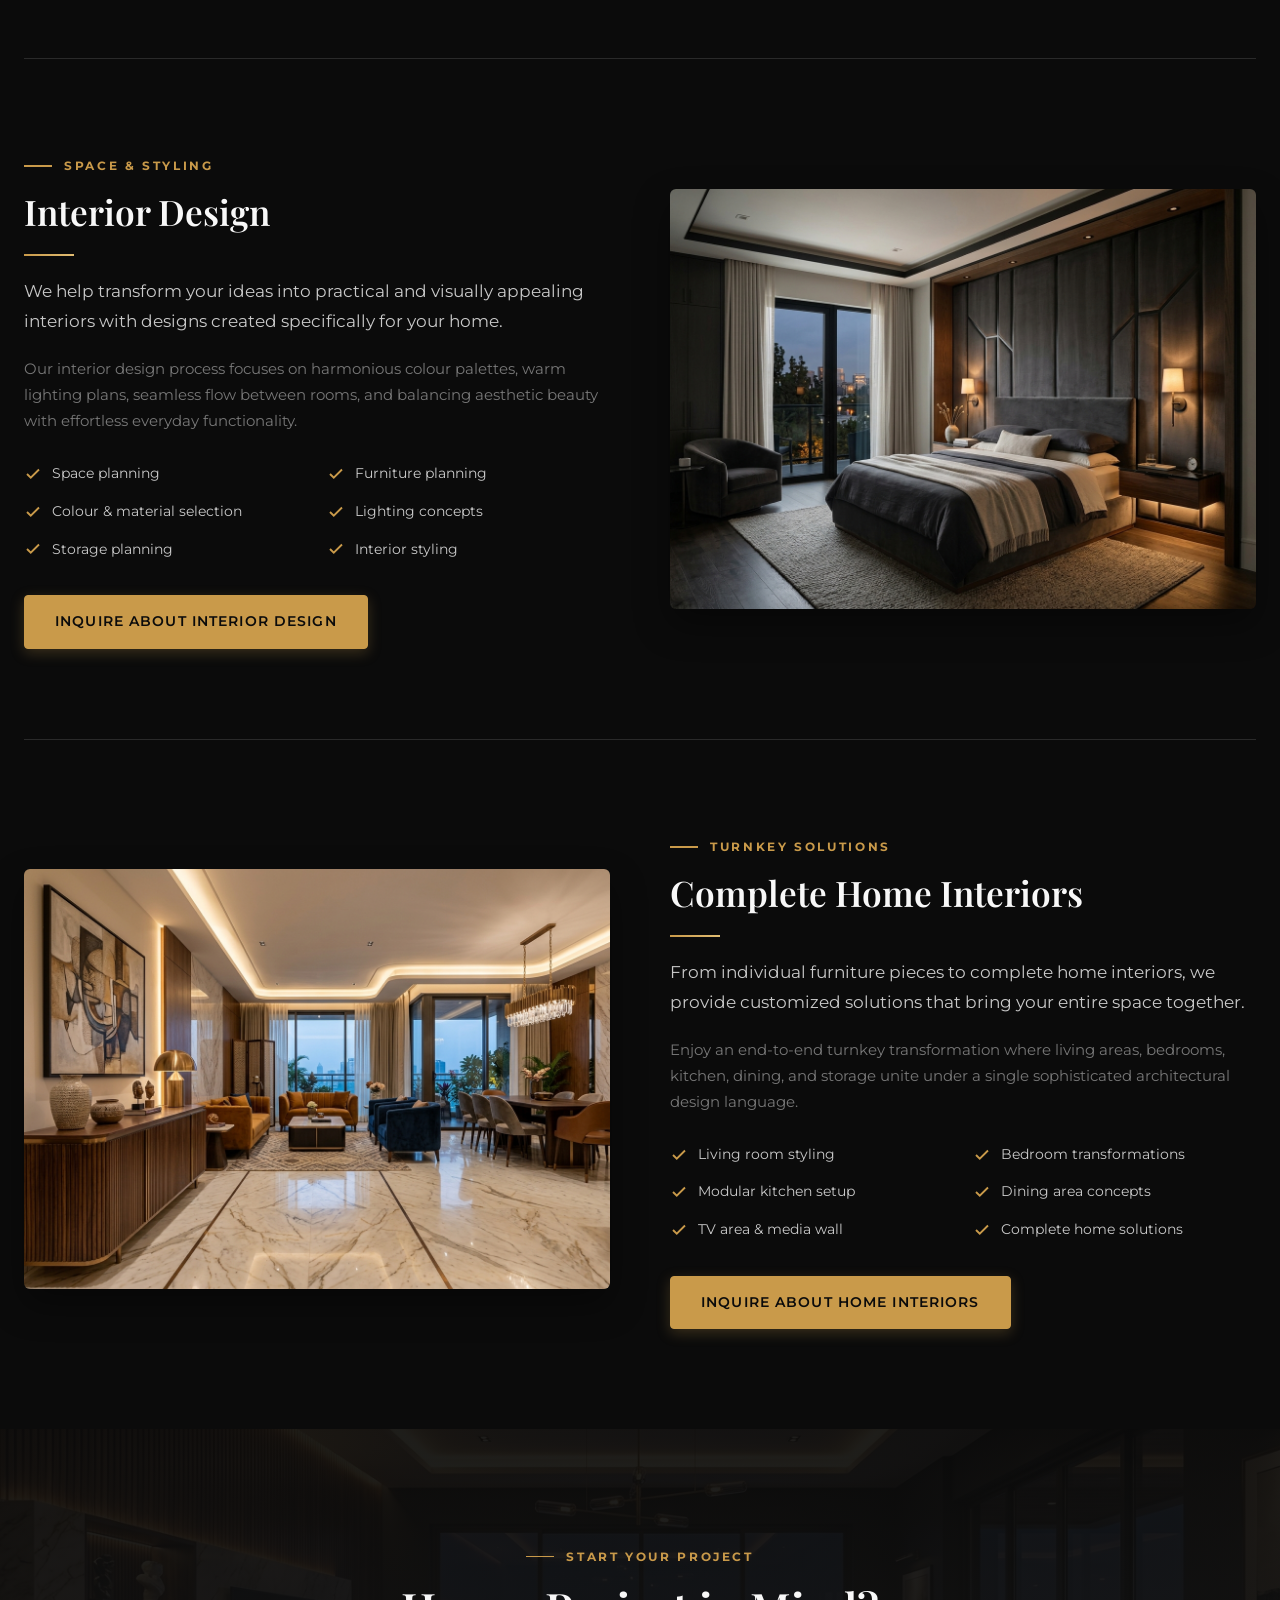
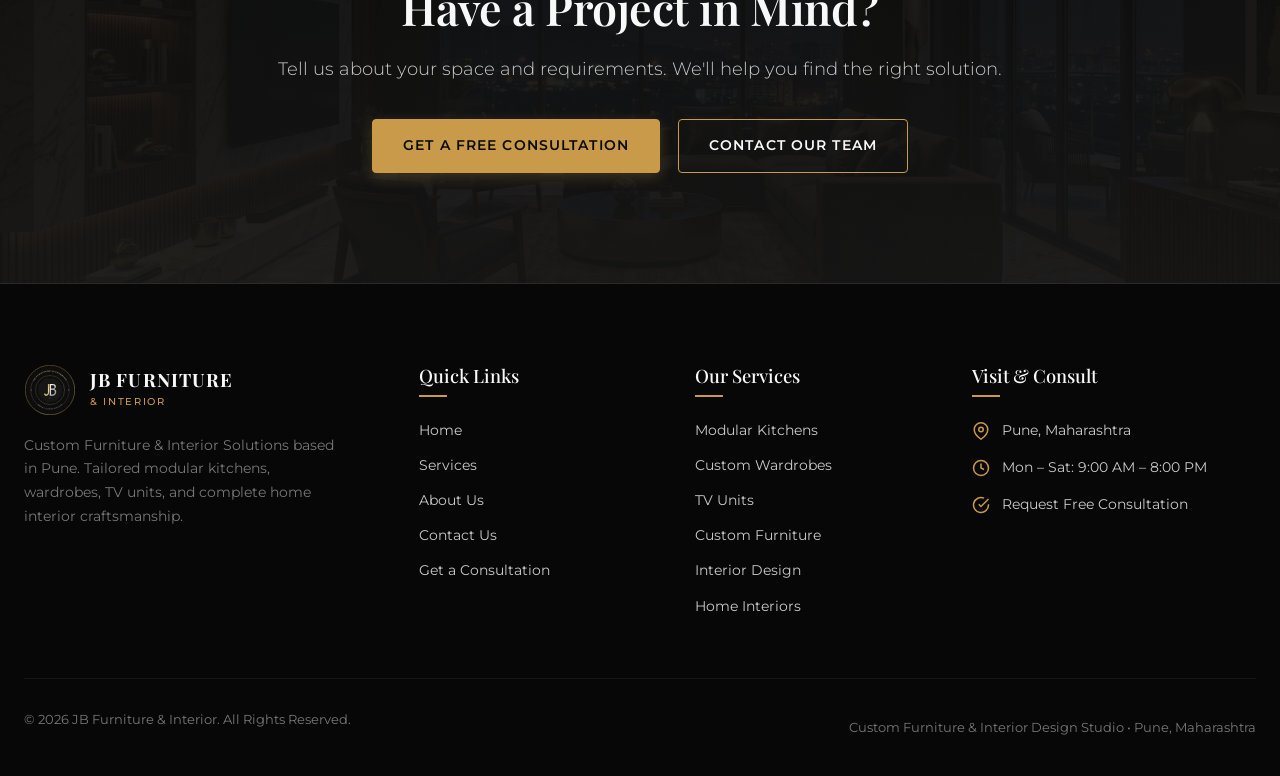
<file: services.html>
<!DOCTYPE html>
<html lang="en">
<head>
  <meta charset="UTF-8">
  <meta name="viewport" content="width=device-width, initial-scale=1.0">
  <title>Furniture &amp; Interior Services in Pune | JB Furniture &amp; Interior</title>
  <meta name="description" content="Customized furniture and interior solutions in Pune: Modular kitchens, custom wardrobes, modern TV units, handcrafted furniture, and complete home interior design by JB Furniture & Interior.">
  <meta name="keywords" content="Modular kitchen Pune, Wardrobe design Pune, TV unit Pune, Custom furniture Pune, Interior design Pune, Home interiors Pune">
  
  <!-- Brand Logo & SEO Meta Tags -->
  <meta name="logo" content="assets/images/jb-logo.svg">
  <meta name="thumbnail" content="assets/images/jb-logo.svg">
  <link rel="image_src" href="assets/images/jb-logo.svg">

  <!-- Open Graph / Social Media Meta Tags -->
  <meta property="og:type" content="website">
  <meta property="og:site_name" content="JB Furniture &amp; Interior">
  <meta property="og:url" content="https://ruchir123456789.github.io/interior_website/services.html">
  <meta property="og:title" content="Furniture &amp; Interior Services in Pune | JB Furniture &amp; Interior">
  <meta property="og:description" content="Customized furniture and interior solutions in Pune: Modular kitchens, custom wardrobes, modern TV units, handcrafted furniture, and complete home interior design by JB Furniture & Interior.">
  <meta property="og:image" content="assets/images/jb-logo.svg">
  <meta property="og:image:type" content="image/svg+xml">
  <meta property="og:image:alt" content="JB Furniture &amp; Interior Logo">
  <meta property="og:logo" content="assets/images/jb-logo.svg">

  <!-- Twitter Card Meta Tags -->
  <meta name="twitter:card" content="summary">
  <meta name="twitter:title" content="Furniture &amp; Interior Services in Pune | JB Furniture &amp; Interior">
  <meta name="twitter:description" content="Customized furniture and interior solutions in Pune: Modular kitchens, custom wardrobes, modern TV units, handcrafted furniture, and complete home interior design by JB Furniture & Interior.">
  <meta name="twitter:image" content="assets/images/jb-logo.svg">
  <meta name="twitter:image:alt" content="JB Furniture &amp; Interior Logo">

  <!-- Favicon & Apple Touch Icon -->
  <link rel="icon" type="image/svg+xml" href="assets/images/jb-logo.svg">
  <link rel="shortcut icon" href="assets/images/jb-logo.svg">
  <link rel="apple-touch-icon" href="assets/images/jb-logo.svg">

  <!-- Schema.org JSON-LD Structured Data with Logo -->
  <script type="application/ld+json">
  {
    "@context": "https://schema.org",
    "@type": "HomeAndConstructionBusiness",
    "name": "JB Furniture & Interior",
    "url": "https://ruchir123456789.github.io/interior_website/services.html",
    "description": "Customized furniture and interior solutions in Pune: Modular kitchens, custom wardrobes, modern TV units, handcrafted furniture, and complete home interior design by JB Furniture & Interior.",
    "logo": "assets/images/jb-logo.svg",
    "image": "assets/images/jb-logo.svg",
    "address": {
      "@type": "PostalAddress",
      "addressLocality": "Pune",
      "addressRegion": "Maharashtra",
      "addressCountry": "IN"
    }
  }
  </script>
  
  <!-- Stylesheet -->
  <link rel="stylesheet" href="css/style.css">
</head>
<body>

  <!-- ==========================================
       GLOBAL HEADER / NAVBAR
       ========================================== -->
  <header class="header" id="header">
    <div class="container navbar">
      <!-- Brand Logo -->
      <a href="index.html" class="brand-logo" aria-label="JB Furniture &amp; Interior Home">
        <img src="assets/images/jb-logo.svg" alt="JB Furniture &amp; Interior Logo" class="brand-logo-img" width="52" height="52">
        <div class="brand-info">
          <span class="brand-title">JB FURNITURE</span>
          <span class="brand-tagline">&amp; INTERIOR • PUNE</span>
        </div>
      </a>

      <!-- Desktop Navigation Links -->
      <nav class="nav-links" aria-label="Main Navigation">
        <div class="nav-item"><a href="index.html" class="nav-link">Home</a></div>
        <div class="nav-item"><a href="services.html" class="nav-link active">Services</a></div>
        <div class="nav-item"><a href="about.html" class="nav-link">About</a></div>
        <div class="nav-item"><a href="contact.html" class="nav-link">Contact</a></div>
      </nav>

      <!-- Right CTA Button -->
      <div class="nav-cta">
        <a href="contact.html" class="btn btn-primary">Get a Quote</a>
      </div>

      <!-- Mobile Hamburger Button -->
      <button class="menu-toggle" id="menu-toggle" aria-label="Toggle navigation menu" aria-expanded="false">
        <span class="bar"></span>
        <span class="bar"></span>
        <span class="bar"></span>
      </button>
    </div>
  </header>

  <!-- Mobile Drawer Overlay & Menu -->
  <div class="mobile-drawer-overlay" id="mobile-overlay"></div>
  <aside class="mobile-nav-drawer" id="mobile-drawer" aria-label="Mobile Navigation">
    <div class="mobile-nav-links">
      <a href="index.html" class="mobile-nav-link">
        <span>Home</span>
        <svg width="16" height="16" viewBox="0 0 24 24" fill="none" stroke="currentColor" stroke-width="2"><polyline points="9 18 15 12 9 6"></polyline></svg>
      </a>
      <a href="services.html" class="mobile-nav-link active">
        <span>Services</span>
        <svg width="16" height="16" viewBox="0 0 24 24" fill="none" stroke="currentColor" stroke-width="2"><polyline points="9 18 15 12 9 6"></polyline></svg>
      </a>
      <a href="about.html" class="mobile-nav-link">
        <span>About Us</span>
        <svg width="16" height="16" viewBox="0 0 24 24" fill="none" stroke="currentColor" stroke-width="2"><polyline points="9 18 15 12 9 6"></polyline></svg>
      </a>
      <a href="contact.html" class="mobile-nav-link">
        <span>Contact</span>
        <svg width="16" height="16" viewBox="0 0 24 24" fill="none" stroke="currentColor" stroke-width="2"><polyline points="9 18 15 12 9 6"></polyline></svg>
      </a>
    </div>

    <div class="mobile-drawer-footer">
      <a href="contact.html" class="btn btn-primary" style="width: 100%;">Get a Free Consultation</a>
      <div class="mobile-drawer-contact">
        <p>Custom Furniture &amp; Interior Design</p>
        <p>Pune, Maharashtra</p>
      </div>
    </div>
  </aside>

  <main>
    <!-- ==========================================
         SERVICES PAGE HERO
         ========================================== -->
    <section class="page-hero" style="background-image: url('assets/images/living-room-01.jpg');">
      <div class="container">
        <div class="page-hero-content fade-up">
          <div class="breadcrumb">
            <a href="index.html">Home</a>
            <span>/</span>
            <span>Services</span>
          </div>
          <span class="section-label">WHAT WE OFFER</span>
          <h1>Our Services</h1>
          <div class="gold-divider"></div>
          <p class="section-subtitle">
            Customized furniture and interior solutions designed around your space, lifestyle and vision.
          </p>
        </div>
      </div>
    </section>

    <!-- ==========================================
         IN-DEPTH SERVICE DETAILS
         ========================================== -->
    <section class="section" id="service-details">
      <div class="container">
        
        <!-- 1. Modular Kitchens -->
        <div class="service-feature-row fade-up" id="kitchens">
          <div class="service-feature-content">
            <span class="section-label">CULINARY SPACES</span>
            <h3>Modular Kitchens</h3>
            <div class="gold-divider"></div>
            <p style="font-size: 1.05rem; line-height: 1.8; color: var(--text-silver); margin-bottom: 20px;">
              Create a kitchen that is practical, stylish and designed specifically for your space. Our modular kitchen solutions combine smart storage, functional layouts and modern aesthetics.
            </p>
            <p style="color: var(--text-muted); font-size: 0.95rem; line-height: 1.7;">
              Whether you need an L-shaped, U-shaped, parallel, or island configuration, we construct durable modular cabinetry built with high-grade marine-grade ply, soft-close hardware, and heat-resistant quartz surfaces.
            </p>
            <div class="feature-list">
              <div class="feature-list-item">
                <svg viewBox="0 0 24 24" fill="none" stroke="currentColor" stroke-width="2.5"><polyline points="20 6 9 17 4 12"></polyline></svg>
                <span>Customized layouts</span>
              </div>
              <div class="feature-list-item">
                <svg viewBox="0 0 24 24" fill="none" stroke="currentColor" stroke-width="2.5"><polyline points="20 6 9 17 4 12"></polyline></svg>
                <span>Kitchen cabinets</span>
              </div>
              <div class="feature-list-item">
                <svg viewBox="0 0 24 24" fill="none" stroke="currentColor" stroke-width="2.5"><polyline points="20 6 9 17 4 12"></polyline></svg>
                <span>Smart storage</span>
              </div>
              <div class="feature-list-item">
                <svg viewBox="0 0 24 24" fill="none" stroke="currentColor" stroke-width="2.5"><polyline points="20 6 9 17 4 12"></polyline></svg>
                <span>Overhead storage</span>
              </div>
              <div class="feature-list-item">
                <svg viewBox="0 0 24 24" fill="none" stroke="currentColor" stroke-width="2.5"><polyline points="20 6 9 17 4 12"></polyline></svg>
                <span>Space optimization</span>
              </div>
              <div class="feature-list-item">
                <svg viewBox="0 0 24 24" fill="none" stroke="currentColor" stroke-width="2.5"><polyline points="20 6 9 17 4 12"></polyline></svg>
                <span>Modern finishes &amp; planning</span>
              </div>
            </div>
            <a href="contact.html?service=Modular%20Kitchen" class="btn btn-primary">Inquire About Kitchens</a>
          </div>
          <div class="service-feature-image">
            <img src="assets/images/kitchen-01.jpg" alt="Luxury Modular Kitchen in Pune" loading="lazy">
          </div>
        </div>

        <!-- 2. Custom Wardrobes (Reverse) -->
        <div class="service-feature-row reverse fade-up" id="wardrobes">
          <div class="service-feature-content">
            <span class="section-label">BEDROOM STORAGE</span>
            <h3>Custom Wardrobes</h3>
            <div class="gold-divider"></div>
            <p style="font-size: 1.05rem; line-height: 1.8; color: var(--text-silver); margin-bottom: 20px;">
              Maximize storage without compromising on style. We design wardrobes according to your room dimensions, storage requirements and preferred finish.
            </p>
            <p style="color: var(--text-muted); font-size: 0.95rem; line-height: 1.7;">
              From sleek floor-to-ceiling sliding systems with tinted glass and gold trims to classic hinged wardrobes with velvet organizers, our wardrobes maximize every vertical inch of your bedroom.
            </p>
            <div class="feature-list">
              <div class="feature-list-item">
                <svg viewBox="0 0 24 24" fill="none" stroke="currentColor" stroke-width="2.5"><polyline points="20 6 9 17 4 12"></polyline></svg>
                <span>Sliding wardrobes</span>
              </div>
              <div class="feature-list-item">
                <svg viewBox="0 0 24 24" fill="none" stroke="currentColor" stroke-width="2.5"><polyline points="20 6 9 17 4 12"></polyline></svg>
                <span>Hinged wardrobes</span>
              </div>
              <div class="feature-list-item">
                <svg viewBox="0 0 24 24" fill="none" stroke="currentColor" stroke-width="2.5"><polyline points="20 6 9 17 4 12"></polyline></svg>
                <span>Bedroom wardrobes</span>
              </div>
              <div class="feature-list-item">
                <svg viewBox="0 0 24 24" fill="none" stroke="currentColor" stroke-width="2.5"><polyline points="20 6 9 17 4 12"></polyline></svg>
                <span>Customized storage</span>
              </div>
              <div class="feature-list-item">
                <svg viewBox="0 0 24 24" fill="none" stroke="currentColor" stroke-width="2.5"><polyline points="20 6 9 17 4 12"></polyline></svg>
                <span>Internal organizers</span>
              </div>
              <div class="feature-list-item">
                <svg viewBox="0 0 24 24" fill="none" stroke="currentColor" stroke-width="2.5"><polyline points="20 6 9 17 4 12"></polyline></svg>
                <span>Modern finishes</span>
              </div>
            </div>
            <a href="contact.html?service=Wardrobe" class="btn btn-primary">Inquire About Wardrobes</a>
          </div>
          <div class="service-feature-image">
            <img src="assets/images/wardrobe-01.jpg" alt="Custom Wardrobe with smoked glass" loading="lazy">
          </div>
        </div>

        <!-- 3. TV Units -->
        <div class="service-feature-row fade-up" id="tv-units">
          <div class="service-feature-content">
            <span class="section-label">ENTERTAINMENT &amp; LIVING</span>
            <h3>TV Units</h3>
            <div class="gold-divider"></div>
            <p style="font-size: 1.05rem; line-height: 1.8; color: var(--text-silver); margin-bottom: 20px;">
              Modern TV units designed to become a functional and attractive part of your living room.
            </p>
            <p style="color: var(--text-muted); font-size: 0.95rem; line-height: 1.7;">
              We combine dark fluted acoustic slats, Italian marble panels, hidden wiring ducts, and recessed ambient LED lighting to turn your media wall into the focal point of your home.
            </p>
            <div class="feature-list">
              <div class="feature-list-item">
                <svg viewBox="0 0 24 24" fill="none" stroke="currentColor" stroke-width="2.5"><polyline points="20 6 9 17 4 12"></polyline></svg>
                <span>Wall-mounted designs</span>
              </div>
              <div class="feature-list-item">
                <svg viewBox="0 0 24 24" fill="none" stroke="currentColor" stroke-width="2.5"><polyline points="20 6 9 17 4 12"></polyline></svg>
                <span>Storage cabinets</span>
              </div>
              <div class="feature-list-item">
                <svg viewBox="0 0 24 24" fill="none" stroke="currentColor" stroke-width="2.5"><polyline points="20 6 9 17 4 12"></polyline></svg>
                <span>Display shelves</span>
              </div>
              <div class="feature-list-item">
                <svg viewBox="0 0 24 24" fill="none" stroke="currentColor" stroke-width="2.5"><polyline points="20 6 9 17 4 12"></polyline></svg>
                <span>Acoustic back panels</span>
              </div>
              <div class="feature-list-item">
                <svg viewBox="0 0 24 24" fill="none" stroke="currentColor" stroke-width="2.5"><polyline points="20 6 9 17 4 12"></polyline></svg>
                <span>Customized designs</span>
              </div>
              <div class="feature-list-item">
                <svg viewBox="0 0 24 24" fill="none" stroke="currentColor" stroke-width="2.5"><polyline points="20 6 9 17 4 12"></polyline></svg>
                <span>Cable management</span>
              </div>
            </div>
            <a href="contact.html?service=TV%20Unit" class="btn btn-primary">Inquire About TV Units</a>
          </div>
          <div class="service-feature-image">
            <img src="assets/images/tv-unit-01.jpg" alt="Modern Wall-Mounted TV Unit" loading="lazy">
          </div>
        </div>

        <!-- 4. Custom Furniture (Reverse) -->
        <div class="service-feature-row reverse fade-up" id="custom-furniture">
          <div class="service-feature-content">
            <span class="section-label">HANDCRAFTED PIECES</span>
            <h3>Custom Furniture</h3>
            <div class="gold-divider"></div>
            <p style="font-size: 1.05rem; line-height: 1.8; color: var(--text-silver); margin-bottom: 20px;">
              Have something specific in mind? We create furniture according to your space, design preferences and functional requirements.
            </p>
            <p style="color: var(--text-muted); font-size: 0.95rem; line-height: 1.7;">
              From bespoke dining tables, luxury credenzas, and custom study desks to bedroom storage solutions, our in-house craftsmen bring custom concepts to life with meticulous attention to detail.
            </p>
            <div class="feature-list">
              <div class="feature-list-item">
                <svg viewBox="0 0 24 24" fill="none" stroke="currentColor" stroke-width="2.5"><polyline points="20 6 9 17 4 12"></polyline></svg>
                <span>Storage units</span>
              </div>
              <div class="feature-list-item">
                <svg viewBox="0 0 24 24" fill="none" stroke="currentColor" stroke-width="2.5"><polyline points="20 6 9 17 4 12"></polyline></svg>
                <span>Custom cabinets</span>
              </div>
              <div class="feature-list-item">
                <svg viewBox="0 0 24 24" fill="none" stroke="currentColor" stroke-width="2.5"><polyline points="20 6 9 17 4 12"></polyline></svg>
                <span>Dining &amp; study tables</span>
              </div>
              <div class="feature-list-item">
                <svg viewBox="0 0 24 24" fill="none" stroke="currentColor" stroke-width="2.5"><polyline points="20 6 9 17 4 12"></polyline></svg>
                <span>Architectural shelving</span>
              </div>
              <div class="feature-list-item">
                <svg viewBox="0 0 24 24" fill="none" stroke="currentColor" stroke-width="2.5"><polyline points="20 6 9 17 4 12"></polyline></svg>
                <span>Bedroom &amp; living furniture</span>
              </div>
              <div class="feature-list-item">
                <svg viewBox="0 0 24 24" fill="none" stroke="currentColor" stroke-width="2.5"><polyline points="20 6 9 17 4 12"></polyline></svg>
                <span>Customized pieces</span>
              </div>
            </div>
            <a href="contact.html?service=Custom%20Furniture" class="btn btn-primary">Inquire About Custom Furniture</a>
          </div>
          <div class="service-feature-image">
            <img src="assets/images/craftsmanship-01.jpg" alt="Custom Joinery and Handcrafted Furniture" loading="lazy">
          </div>
        </div>

        <!-- 5. Interior Design -->
        <div class="service-feature-row fade-up" id="interior-design">
          <div class="service-feature-content">
            <span class="section-label">SPACE &amp; STYLING</span>
            <h3>Interior Design</h3>
            <div class="gold-divider"></div>
            <p style="font-size: 1.05rem; line-height: 1.8; color: var(--text-silver); margin-bottom: 20px;">
              We help transform your ideas into practical and visually appealing interiors with designs created specifically for your home.
            </p>
            <p style="color: var(--text-muted); font-size: 0.95rem; line-height: 1.7;">
              Our interior design process focuses on harmonious colour palettes, warm lighting plans, seamless flow between rooms, and balancing aesthetic beauty with effortless everyday functionality.
            </p>
            <div class="feature-list">
              <div class="feature-list-item">
                <svg viewBox="0 0 24 24" fill="none" stroke="currentColor" stroke-width="2.5"><polyline points="20 6 9 17 4 12"></polyline></svg>
                <span>Space planning</span>
              </div>
              <div class="feature-list-item">
                <svg viewBox="0 0 24 24" fill="none" stroke="currentColor" stroke-width="2.5"><polyline points="20 6 9 17 4 12"></polyline></svg>
                <span>Furniture planning</span>
              </div>
              <div class="feature-list-item">
                <svg viewBox="0 0 24 24" fill="none" stroke="currentColor" stroke-width="2.5"><polyline points="20 6 9 17 4 12"></polyline></svg>
                <span>Colour &amp; material selection</span>
              </div>
              <div class="feature-list-item">
                <svg viewBox="0 0 24 24" fill="none" stroke="currentColor" stroke-width="2.5"><polyline points="20 6 9 17 4 12"></polyline></svg>
                <span>Lighting concepts</span>
              </div>
              <div class="feature-list-item">
                <svg viewBox="0 0 24 24" fill="none" stroke="currentColor" stroke-width="2.5"><polyline points="20 6 9 17 4 12"></polyline></svg>
                <span>Storage planning</span>
              </div>
              <div class="feature-list-item">
                <svg viewBox="0 0 24 24" fill="none" stroke="currentColor" stroke-width="2.5"><polyline points="20 6 9 17 4 12"></polyline></svg>
                <span>Interior styling</span>
              </div>
            </div>
            <a href="contact.html?service=Interior%20Design" class="btn btn-primary">Inquire About Interior Design</a>
          </div>
          <div class="service-feature-image">
            <img src="assets/images/bedroom-01.jpg" alt="Luxury Master Bedroom Interior Design" loading="lazy">
          </div>
        </div>

        <!-- 6. Complete Home Interiors (Reverse) -->
        <div class="service-feature-row reverse fade-up" id="complete-interiors">
          <div class="service-feature-content">
            <span class="section-label">TURNKEY SOLUTIONS</span>
            <h3>Complete Home Interiors</h3>
            <div class="gold-divider"></div>
            <p style="font-size: 1.05rem; line-height: 1.8; color: var(--text-silver); margin-bottom: 20px;">
              From individual furniture pieces to complete home interiors, we provide customized solutions that bring your entire space together.
            </p>
            <p style="color: var(--text-muted); font-size: 0.95rem; line-height: 1.7;">
              Enjoy an end-to-end turnkey transformation where living areas, bedrooms, kitchen, dining, and storage unite under a single sophisticated architectural design language.
            </p>
            <div class="feature-list">
              <div class="feature-list-item">
                <svg viewBox="0 0 24 24" fill="none" stroke="currentColor" stroke-width="2.5"><polyline points="20 6 9 17 4 12"></polyline></svg>
                <span>Living room styling</span>
              </div>
              <div class="feature-list-item">
                <svg viewBox="0 0 24 24" fill="none" stroke="currentColor" stroke-width="2.5"><polyline points="20 6 9 17 4 12"></polyline></svg>
                <span>Bedroom transformations</span>
              </div>
              <div class="feature-list-item">
                <svg viewBox="0 0 24 24" fill="none" stroke="currentColor" stroke-width="2.5"><polyline points="20 6 9 17 4 12"></polyline></svg>
                <span>Modular kitchen setup</span>
              </div>
              <div class="feature-list-item">
                <svg viewBox="0 0 24 24" fill="none" stroke="currentColor" stroke-width="2.5"><polyline points="20 6 9 17 4 12"></polyline></svg>
                <span>Dining area concepts</span>
              </div>
              <div class="feature-list-item">
                <svg viewBox="0 0 24 24" fill="none" stroke="currentColor" stroke-width="2.5"><polyline points="20 6 9 17 4 12"></polyline></svg>
                <span>TV area &amp; media wall</span>
              </div>
              <div class="feature-list-item">
                <svg viewBox="0 0 24 24" fill="none" stroke="currentColor" stroke-width="2.5"><polyline points="20 6 9 17 4 12"></polyline></svg>
                <span>Complete home solutions</span>
              </div>
            </div>
            <a href="contact.html?service=Complete%20Home%20Interior" class="btn btn-primary">Inquire About Home Interiors</a>
          </div>
          <div class="service-feature-image">
            <img src="assets/images/living-room-01.jpg" alt="Complete Home Interior Design in Pune" loading="lazy">
          </div>
        </div>

      </div>
    </section>

    <!-- ==========================================
         SERVICES CALL TO ACTION SECTION
         ========================================== -->
    <section class="cta-section" style="background-image: url('assets/images/hero-interior.jpg');">
      <div class="container">
        <div class="cta-content fade-up">
          <span class="section-label" style="justify-content: center;">START YOUR PROJECT</span>
          <h2 class="cta-title">Have a Project in Mind?</h2>
          <p class="cta-desc">
            Tell us about your space and requirements. We'll help you find the right solution.
          </p>
          <div class="cta-actions">
            <a href="contact.html" class="btn btn-primary">Get a Free Consultation</a>
            <a href="contact.html" class="btn btn-secondary">Contact Our Team</a>
          </div>
        </div>
      </div>
    </section>
  </main>

  <!-- ==========================================
       GLOBAL FOOTER
       ========================================== -->
  <footer class="footer">
    <div class="container">
      <div class="footer-grid">
        <!-- Brand Info -->
        <div class="footer-brand">
          <a href="index.html" class="brand-logo">
            <img src="assets/images/jb-logo.svg" alt="JB Furniture &amp; Interior" class="brand-logo-img" width="48" height="48">
            <div class="brand-info">
              <span class="brand-title">JB FURNITURE</span>
              <span class="brand-tagline">&amp; INTERIOR</span>
            </div>
          </a>
          <p class="footer-about">
            Custom Furniture &amp; Interior Solutions based in Pune. Tailored modular kitchens, wardrobes, TV units, and complete home interior craftsmanship.
          </p>
        </div>

        <!-- Quick Links -->
        <div>
          <h4 class="footer-title">Quick Links</h4>
          <div class="footer-links">
            <a href="index.html">Home</a>
            <a href="services.html">Services</a>
            <a href="about.html">About Us</a>
            <a href="contact.html">Contact Us</a>
            <a href="contact.html">Get a Consultation</a>
          </div>
        </div>

        <!-- Services -->
        <div>
          <h4 class="footer-title">Our Services</h4>
          <div class="footer-links">
            <a href="services.html#kitchens">Modular Kitchens</a>
            <a href="services.html#wardrobes">Custom Wardrobes</a>
            <a href="services.html#tv-units">TV Units</a>
            <a href="services.html#custom-furniture">Custom Furniture</a>
            <a href="services.html#interior-design">Interior Design</a>
            <a href="services.html#complete-interiors">Home Interiors</a>
          </div>
        </div>

        <!-- Visit & Consult -->
        <div>
          <h4 class="footer-title">Visit &amp; Consult</h4>
          <div class="footer-contact-items">
            <div class="footer-contact-item">
              <svg viewBox="0 0 24 24" fill="none" stroke="currentColor" stroke-width="2"><path d="M21 10c0 7-9 13-9 13s-9-6-9-13a9 9 0 0 1 18 0z"></path><circle cx="12" cy="10" r="3"></circle></svg>
              <span>Pune, Maharashtra</span>
            </div>
            <div class="footer-contact-item">
              <svg viewBox="0 0 24 24" fill="none" stroke="currentColor" stroke-width="2"><circle cx="12" cy="12" r="10"></circle><polyline points="12 6 12 12 16 14"></polyline></svg>
              <span>Mon – Sat: 9:00 AM – 8:00 PM</span>
            </div>
            <div class="footer-contact-item">
              <svg viewBox="0 0 24 24" fill="none" stroke="currentColor" stroke-width="2"><path d="M22 11.08V12a10 10 0 1 1-5.93-9.14"></path><polyline points="22 4 12 14.01 9 11.01"></polyline></svg>
              <a href="contact.html">Request Free Consultation</a>
            </div>
          </div>
        </div>
      </div>

      <div class="footer-bottom">
        <p>&copy; 2026 JB Furniture &amp; Interior. All Rights Reserved.</p>
        <p>Custom Furniture &amp; Interior Design Studio • Pune, Maharashtra</p>
      </div>
    </div>
  </footer>

  <!-- Back To Top Button -->
  <button class="back-to-top" aria-label="Scroll back to top">
    <svg width="20" height="20" viewBox="0 0 24 24" fill="none" stroke="currentColor" stroke-width="2.5"><polyline points="18 15 12 9 6 15"></polyline></svg>
  </button>

  <!-- Core Script -->
  <script src="js/script.js"></script>
</body>
</html>
</file>
<file: css/style.css>
/* ==========================================================================
   JB FURNITURE & INTERIOR — CORE DESIGN SYSTEM & STYLESHEET
   Style: Premium • Modern • Minimal • Luxury Interior Design
   Brand Colors: Deep Black, Rich Black, Warm Gold, Metallic Silver, Soft White
   ========================================================================== */

/* --------------------------------------------------------------------------
   1. CSS RESET & DESIGN TOKENS
   -------------------------------------------------------------------------- */
@import url('https://fonts.googleapis.com/css2?family=Montserrat:ital,wght@0,300;0,400;0,500;0,600;0,700;1,400&family=Playfair+Display:ital,wght@0,400;0,500;0,600;0,700;0,800;1,400&display=swap');

:root {
  /* Brand Color Palette */
  --bg-deep: #0B0B0B;
  --bg-rich: #151515;
  --bg-card: #1A1A1A;
  --bg-card-hover: #222222;
  --bg-light: #F8F8F8;
  --bg-light-alt: #F0F0F0;
  
  --accent-gold: #C99A4A;
  --accent-gold-light: #E1BD73;
  --accent-gold-dark: #9E7227;
  --accent-gold-glow: rgba(201, 154, 74, 0.15);
  
  --text-white: #F8F8F8;
  --text-silver: #C9C9C9;
  --text-muted: #777777;
  --text-dark: #121212;
  --text-dark-muted: #555555;
  
  --border-dark: #2A2A2A;
  --border-dark-subtle: rgba(255, 255, 255, 0.08);
  --border-gold: rgba(201, 154, 74, 0.35);
  --border-gold-solid: #C99A4A;
  --border-light: #E5E5E5;

  /* Typography */
  --font-heading: 'Playfair Display', Georgia, serif;
  --font-body: 'Montserrat', -apple-system, BlinkMacSystemFont, 'Segoe UI', Roboto, sans-serif;

  /* Spacing */
  --container-max: 1280px;
  --container-wide: 1440px;
  --section-pad-y: 100px;
  --section-pad-sm: 60px;
  
  /* Transitions */
  --transition-fast: 0.2s cubic-bezier(0.25, 1, 0.5, 1);
  --transition-smooth: 0.35s cubic-bezier(0.25, 1, 0.5, 1);
  --transition-slow: 0.6s cubic-bezier(0.25, 1, 0.5, 1);

  /* Shadows */
  --shadow-subtle: 0 10px 30px rgba(0, 0, 0, 0.3);
  --shadow-card: 0 15px 35px rgba(0, 0, 0, 0.4);
  --shadow-gold: 0 10px 25px rgba(201, 154, 74, 0.2);
}

*, *::before, *::after {
  box-sizing: border-box;
  margin: 0;
  padding: 0;
}

html {
  scroll-behavior: smooth;
  font-size: 16px;
  -webkit-text-size-adjust: 100%;
}

body {
  font-family: var(--font-body);
  background-color: var(--bg-deep);
  color: var(--text-silver);
  line-height: 1.65;
  font-weight: 400;
  overflow-x: hidden;
  position: relative;
  -webkit-font-smoothing: antialiased;
  -moz-osx-font-smoothing: grayscale;
}

img {
  max-width: 100%;
  height: auto;
  display: block;
}

a {
  color: inherit;
  text-decoration: none;
  transition: var(--transition-fast);
}

button, input, select, textarea {
  font-family: inherit;
  font-size: inherit;
  color: inherit;
}

ul, ol {
  list-style: none;
}

/* --------------------------------------------------------------------------
   2. TYPOGRAPHY & UTILITIES
   -------------------------------------------------------------------------- */
h1, h2, h3, h4, h5, h6 {
  font-family: var(--font-heading);
  color: var(--text-white);
  line-height: 1.25;
  font-weight: 600;
}

h1 { font-size: clamp(2.4rem, 5vw, 4.2rem); letter-spacing: -0.02em; }
h2 { font-size: clamp(2rem, 3.5vw, 3rem); letter-spacing: -0.01em; }
h3 { font-size: clamp(1.4rem, 2.2vw, 1.85rem); }
h4 { font-size: 1.25rem; font-weight: 500; }
p { margin-bottom: 1rem; }
p:last-child { margin-bottom: 0; }

.section-label {
  display: inline-flex;
  align-items: center;
  gap: 12px;
  font-family: var(--font-body);
  font-size: 0.75rem;
  font-weight: 700;
  letter-spacing: 0.22em;
  text-transform: uppercase;
  color: var(--accent-gold);
  margin-bottom: 14px;
}

.section-label::before {
  content: '';
  display: inline-block;
  width: 28px;
  height: 1.5px;
  background-color: var(--accent-gold);
}

.gold-accent {
  color: var(--accent-gold);
}

.text-silver {
  color: var(--text-silver);
}

.text-muted {
  color: var(--text-muted);
}

.container {
  width: 100%;
  max-width: var(--container-max);
  margin: 0 auto;
  padding: 0 24px;
}

.container-wide {
  width: 100%;
  max-width: var(--container-wide);
  margin: 0 auto;
  padding: 0 24px;
}

.section {
  padding: var(--section-pad-y) 0;
  position: relative;
}

.section-light {
  background-color: var(--bg-light);
  color: var(--text-dark-muted);
}

.section-light h1,
.section-light h2,
.section-light h3,
.section-light h4 {
  color: var(--text-dark);
}

.section-rich {
  background-color: var(--bg-rich);
}

.section-header {
  margin-bottom: 54px;
}

.section-header.text-center {
  text-align: center;
}

.section-header.text-center .section-label {
  justify-content: center;
}
.section-header.text-center .section-label::after {
  content: '';
  display: inline-block;
  width: 28px;
  height: 1.5px;
  background-color: var(--accent-gold);
}

.section-subtitle {
  max-width: 680px;
  margin-top: 16px;
  font-size: 1.05rem;
  color: var(--text-silver);
  font-weight: 300;
}

.section-light .section-subtitle {
  color: var(--text-dark-muted);
}

.center-content {
  margin-left: auto;
  margin-right: auto;
}

.gold-divider {
  width: 50px;
  height: 2px;
  background: linear-gradient(90deg, var(--accent-gold), var(--accent-gold-light));
  margin: 20px 0;
}

.center-divider {
  margin-left: auto;
  margin-right: auto;
}

/* --------------------------------------------------------------------------
   3. BUTTONS & INTERACTION
   -------------------------------------------------------------------------- */
.btn {
  display: inline-flex;
  align-items: center;
  justify-content: center;
  gap: 10px;
  padding: 14px 30px;
  font-size: 0.88rem;
  font-weight: 600;
  letter-spacing: 0.08em;
  text-transform: uppercase;
  border-radius: 4px;
  cursor: pointer;
  transition: var(--transition-smooth);
  border: 1px solid transparent;
  position: relative;
  overflow: hidden;
  text-align: center;
}

.btn-primary {
  background-color: var(--accent-gold);
  color: #0B0B0B;
  border-color: var(--accent-gold);
  box-shadow: 0 4px 14px rgba(201, 154, 74, 0.25);
}

.btn-primary:hover {
  background-color: var(--accent-gold-light);
  border-color: var(--accent-gold-light);
  color: #000000;
  transform: translateY(-2px);
  box-shadow: var(--shadow-gold);
}

.btn-secondary {
  background-color: transparent;
  color: var(--text-white);
  border: 1.5px solid var(--accent-gold);
}

.btn-secondary:hover {
  background-color: var(--accent-gold);
  color: #0B0B0B;
  transform: translateY(-2px);
  box-shadow: 0 4px 15px rgba(201, 154, 74, 0.2);
}

.btn-secondary-light {
  background-color: transparent;
  color: var(--text-dark);
  border: 1.5px solid var(--accent-gold);
}

.btn-secondary-light:hover {
  background-color: var(--accent-gold);
  color: #0B0B0B;
}

.btn-whatsapp {
  background-color: #25D366;
  color: #FFFFFF;
  border-color: #25D366;
}

.btn-whatsapp:hover {
  background-color: #20BA5A;
  color: #FFFFFF;
  transform: translateY(-2px);
  box-shadow: 0 6px 18px rgba(37, 211, 102, 0.35);
}

.btn-link {
  display: inline-flex;
  align-items: center;
  gap: 8px;
  font-size: 0.85rem;
  font-weight: 600;
  letter-spacing: 0.1em;
  text-transform: uppercase;
  color: var(--accent-gold);
  padding: 0;
  background: transparent;
  border: none;
  cursor: pointer;
  position: relative;
}

.btn-link::after {
  content: '';
  position: absolute;
  bottom: -4px;
  left: 0;
  width: 0%;
  height: 1.5px;
  background-color: var(--accent-gold);
  transition: var(--transition-fast);
}

.btn-link:hover::after {
  width: 100%;
}

.btn-link svg {
  transition: transform var(--transition-fast);
}

.btn-link:hover svg {
  transform: translateX(4px);
}

.btn-group {
  display: flex;
  flex-wrap: wrap;
  align-items: center;
  gap: 16px;
}

/* --------------------------------------------------------------------------
   4. GLOBAL NAVBAR & HEADER
   -------------------------------------------------------------------------- */
.header {
  position: fixed;
  top: 0;
  left: 0;
  width: 100%;
  z-index: 1000;
  transition: background-color var(--transition-smooth), padding var(--transition-smooth), border-color var(--transition-smooth), backdrop-filter var(--transition-smooth);
  padding: 22px 0;
  background: linear-gradient(180deg, rgba(11, 11, 11, 0.85) 0%, rgba(11, 11, 11, 0) 100%);
}

.header.scrolled {
  background-color: rgba(11, 11, 11, 0.96);
  backdrop-filter: blur(12px);
  -webkit-backdrop-filter: blur(12px);
  padding: 14px 0;
  border-bottom: 1px solid var(--border-dark);
  box-shadow: 0 8px 24px rgba(0, 0, 0, 0.6);
}

.navbar {
  display: flex;
  align-items: center;
  justify-content: space-between;
}

.brand-logo {
  display: flex;
  align-items: center;
  gap: 14px;
  text-decoration: none;
}

.brand-logo-img {
  width: 52px;
  height: 52px;
  object-fit: contain;
  transition: transform var(--transition-smooth);
}

.header.scrolled .brand-logo-img {
  width: 44px;
  height: 44px;
}

.brand-logo:hover .brand-logo-img {
  transform: scale(1.05) rotate(2deg);
}

.brand-info {
  display: flex;
  flex-direction: column;
}

.brand-title {
  font-family: var(--font-heading);
  font-size: 1.15rem;
  font-weight: 700;
  color: var(--text-white);
  letter-spacing: 0.06em;
  line-height: 1.15;
}

.brand-tagline {
  font-size: 0.65rem;
  font-weight: 500;
  letter-spacing: 0.16em;
  color: var(--accent-gold);
  text-transform: uppercase;
  margin-top: 2px;
}

.nav-links {
  display: flex;
  align-items: center;
  gap: 36px;
}

.nav-item {
  position: relative;
}

.nav-link {
  font-size: 0.88rem;
  font-weight: 500;
  letter-spacing: 0.08em;
  text-transform: uppercase;
  color: var(--text-silver);
  padding: 8px 0;
  transition: color var(--transition-fast);
}

.nav-link:hover,
.nav-link.active {
  color: var(--accent-gold-light);
}

.nav-link::after {
  content: '';
  position: absolute;
  bottom: 0;
  left: 0;
  width: 0;
  height: 2px;
  background: linear-gradient(90deg, var(--accent-gold), var(--accent-gold-light));
  transition: width var(--transition-fast);
}

.nav-link:hover::after,
.nav-link.active::after {
  width: 100%;
}

.nav-cta {
  display: flex;
  align-items: center;
}

.nav-cta .btn {
  padding: 10px 22px;
  font-size: 0.8rem;
}

/* Mobile Nav Toggle */
.menu-toggle {
  display: none;
  background: transparent;
  border: 1px solid var(--border-dark);
  border-radius: 4px;
  padding: 10px 12px;
  cursor: pointer;
  color: var(--text-white);
  flex-direction: column;
  gap: 5px;
  transition: var(--transition-fast);
}

.menu-toggle:hover {
  border-color: var(--accent-gold);
}

.menu-toggle .bar {
  width: 22px;
  height: 2px;
  background-color: var(--text-white);
  transition: transform var(--transition-fast), opacity var(--transition-fast);
}

.menu-toggle.active .bar:nth-child(1) {
  transform: translateY(7px) rotate(45deg);
  background-color: var(--accent-gold);
}

.menu-toggle.active .bar:nth-child(2) {
  opacity: 0;
}

.menu-toggle.active .bar:nth-child(3) {
  transform: translateY(-7px) rotate(-45deg);
  background-color: var(--accent-gold);
}

/* Mobile Drawer */
.mobile-nav-drawer {
  position: fixed;
  top: 0;
  right: -100%;
  width: 82%;
  max-width: 380px;
  height: 100vh;
  background-color: #0E0E0E;
  border-left: 1px solid var(--border-dark);
  z-index: 1050;
  padding: 90px 30px 40px;
  display: flex;
  flex-direction: column;
  justify-content: space-between;
  transition: right var(--transition-smooth);
  box-shadow: -10px 0 40px rgba(0, 0, 0, 0.8);
}

.mobile-nav-drawer.open {
  right: 0;
}

.mobile-drawer-overlay {
  position: fixed;
  top: 0;
  left: 0;
  width: 100vw;
  height: 100vh;
  background-color: rgba(0, 0, 0, 0.75);
  backdrop-filter: blur(4px);
  z-index: 1040;
  opacity: 0;
  visibility: hidden;
  transition: opacity var(--transition-smooth), visibility var(--transition-smooth);
}

.mobile-drawer-overlay.active {
  opacity: 1;
  visibility: visible;
}

.mobile-nav-links {
  display: flex;
  flex-direction: column;
  gap: 20px;
}

.mobile-nav-link {
  font-family: var(--font-heading);
  font-size: 1.35rem;
  color: var(--text-white);
  padding: 10px 0;
  border-bottom: 1px solid var(--border-dark-subtle);
  display: flex;
  align-items: center;
  justify-content: space-between;
}

.mobile-nav-link.active {
  color: var(--accent-gold);
}

.mobile-drawer-footer {
  display: flex;
  flex-direction: column;
  gap: 16px;
}

.mobile-drawer-contact {
  font-size: 0.85rem;
  color: var(--text-muted);
}

/* --------------------------------------------------------------------------
   5. HERO SECTION
   -------------------------------------------------------------------------- */
.hero {
  min-height: 100vh;
  position: relative;
  display: flex;
  align-items: center;
  padding-top: 130px;
  padding-bottom: 90px;
  background-size: cover;
  background-position: center;
  background-repeat: no-repeat;
}

.hero::before {
  content: '';
  position: absolute;
  top: 0;
  left: 0;
  width: 100%;
  height: 100%;
  background: linear-gradient(90deg, rgba(11, 11, 11, 0.94) 0%, rgba(11, 11, 11, 0.82) 50%, rgba(11, 11, 11, 0.65) 100%);
  z-index: 1;
}

.hero::after {
  content: '';
  position: absolute;
  bottom: 0;
  left: 0;
  width: 100%;
  height: 160px;
  background: linear-gradient(0deg, var(--bg-deep) 0%, rgba(11, 11, 11, 0) 100%);
  z-index: 2;
}

.hero-content {
  position: relative;
  z-index: 3;
  max-width: 820px;
}

.hero-label {
  display: inline-flex;
  align-items: center;
  gap: 12px;
  font-size: 0.82rem;
  font-weight: 700;
  letter-spacing: 0.25em;
  text-transform: uppercase;
  color: var(--accent-gold);
  margin-bottom: 20px;
  background: rgba(201, 154, 74, 0.1);
  padding: 6px 16px;
  border-radius: 20px;
  border: 1px solid var(--border-gold);
}

.hero-title {
  margin-bottom: 24px;
  font-weight: 700;
  letter-spacing: -0.02em;
}

.hero-title span {
  display: block;
  font-style: italic;
  font-weight: 400;
  color: var(--accent-gold-light);
}

.hero-desc {
  font-size: 1.15rem;
  line-height: 1.75;
  color: var(--text-silver);
  margin-bottom: 38px;
  max-width: 640px;
  font-weight: 300;
}

.hero-stats {
  display: grid;
  grid-template-columns: repeat(3, 1fr);
  gap: 24px;
  margin-top: 50px;
  padding-top: 30px;
  border-top: 1px solid var(--border-dark);
}

.stat-item h4 {
  font-family: var(--font-heading);
  font-size: 1.4rem;
  color: var(--accent-gold);
}

.stat-item p {
  font-size: 0.82rem;
  color: var(--text-muted);
  text-transform: uppercase;
  letter-spacing: 0.08em;
  margin-top: 4px;
}

/* Inner Page Hero */
.page-hero {
  min-height: 48vh;
  position: relative;
  display: flex;
  align-items: center;
  padding-top: 140px;
  padding-bottom: 70px;
  background-size: cover;
  background-position: center;
  background-color: var(--bg-rich);
}

.page-hero::before {
  content: '';
  position: absolute;
  top: 0;
  left: 0;
  width: 100%;
  height: 100%;
  background: linear-gradient(180deg, rgba(11, 11, 11, 0.88) 0%, rgba(11, 11, 11, 0.94) 100%);
  z-index: 1;
}

.page-hero .container {
  position: relative;
  z-index: 2;
}

.page-hero-content {
  max-width: 760px;
}

.breadcrumb {
  display: flex;
  align-items: center;
  gap: 10px;
  font-size: 0.8rem;
  letter-spacing: 0.1em;
  text-transform: uppercase;
  color: var(--text-muted);
  margin-bottom: 16px;
}

.breadcrumb a {
  color: var(--accent-gold);
}

.breadcrumb span {
  color: var(--border-dark);
}

/* --------------------------------------------------------------------------
   6. INTRODUCTION & STORY
   -------------------------------------------------------------------------- */
.intro-grid {
  display: grid;
  grid-template-columns: 1fr 1fr;
  gap: 60px;
  align-items: center;
}

.intro-image-wrapper {
  position: relative;
}

.intro-image-wrapper::before {
  content: '';
  position: absolute;
  top: -16px;
  left: -16px;
  width: 100%;
  height: 100%;
  border: 1px solid var(--border-gold);
  border-radius: 4px;
  z-index: 0;
  pointer-events: none;
}

.intro-img {
  position: relative;
  z-index: 1;
  border-radius: 4px;
  width: 100%;
  box-shadow: var(--shadow-card);
}

.intro-badge {
  position: absolute;
  bottom: -20px;
  right: -20px;
  background: var(--bg-deep);
  border: 1px solid var(--accent-gold);
  padding: 16px 24px;
  border-radius: 4px;
  z-index: 2;
  box-shadow: var(--shadow-subtle);
  display: flex;
  align-items: center;
  gap: 12px;
}

.intro-badge-icon {
  width: 32px;
  height: 32px;
  color: var(--accent-gold);
}

.intro-badge-text {
  font-family: var(--font-heading);
  font-size: 0.95rem;
  color: var(--text-white);
}

.intro-badge-text span {
  display: block;
  font-family: var(--font-body);
  font-size: 0.72rem;
  color: var(--accent-gold);
  text-transform: uppercase;
  letter-spacing: 0.1em;
}

/* --------------------------------------------------------------------------
   7. SERVICES GRID & CARDS
   -------------------------------------------------------------------------- */
.services-grid {
  display: grid;
  grid-template-columns: repeat(3, 1fr);
  gap: 30px;
}

.service-card {
  background-color: var(--bg-card);
  border: 1px solid var(--border-dark);
  border-radius: 6px;
  padding: 40px 32px;
  transition: var(--transition-smooth);
  display: flex;
  flex-direction: column;
  justify-content: space-between;
  position: relative;
  overflow: hidden;
}

.service-card::before {
  content: '';
  position: absolute;
  top: 0;
  left: 0;
  width: 100%;
  height: 3px;
  background: linear-gradient(90deg, var(--accent-gold), var(--accent-gold-light));
  opacity: 0;
  transition: opacity var(--transition-smooth);
}

.service-card:hover {
  background-color: var(--bg-card-hover);
  border-color: var(--border-gold);
  transform: translateY(-6px);
  box-shadow: var(--shadow-card);
}

.service-card:hover::before {
  opacity: 1;
}

.service-icon-box {
  width: 56px;
  height: 56px;
  border-radius: 4px;
  background: rgba(201, 154, 74, 0.08);
  border: 1px solid rgba(201, 154, 74, 0.2);
  display: flex;
  align-items: center;
  justify-content: center;
  color: var(--accent-gold);
  margin-bottom: 24px;
  transition: var(--transition-smooth);
}

.service-card:hover .service-icon-box {
  background: var(--accent-gold);
  color: #0B0B0B;
  border-color: var(--accent-gold);
  transform: scale(1.05);
}

.service-icon-box svg {
  width: 28px;
  height: 28px;
}

.service-title {
  font-size: 1.4rem;
  margin-bottom: 12px;
  color: var(--text-white);
}

.service-desc {
  font-size: 0.92rem;
  color: var(--text-silver);
  margin-bottom: 24px;
  line-height: 1.65;
  font-weight: 300;
}

.service-link {
  margin-top: auto;
}

/* In-depth service section layout (for services.html) */
.service-feature-row {
  display: grid;
  grid-template-columns: 1fr 1fr;
  gap: 60px;
  align-items: center;
  margin-bottom: 90px;
  padding-bottom: 90px;
  border-bottom: 1px solid var(--border-dark);
}

.service-feature-row:last-child {
  margin-bottom: 0;
  padding-bottom: 0;
  border-bottom: none;
}

.service-feature-row.reverse {
  direction: rtl;
}

.service-feature-row.reverse > * {
  direction: ltr;
}

.service-feature-image {
  position: relative;
  overflow: hidden;
  border-radius: 6px;
  box-shadow: var(--shadow-card);
}

.service-feature-image img {
  width: 100%;
  height: 420px;
  object-fit: cover;
  transition: transform var(--transition-slow);
}

.service-feature-image:hover img {
  transform: scale(1.04);
}

.service-feature-content h3 {
  font-size: 2.2rem;
  margin-bottom: 16px;
}

.feature-list {
  display: grid;
  grid-template-columns: 1fr 1fr;
  gap: 14px 20px;
  margin: 28px 0 34px;
}

.feature-list-item {
  display: flex;
  align-items: center;
  gap: 10px;
  font-size: 0.9rem;
  color: var(--text-silver);
}

.feature-list-item svg {
  width: 18px;
  height: 18px;
  color: var(--accent-gold);
  flex-shrink: 0;
}

/* --------------------------------------------------------------------------
   8. WHY CHOOSE US (FEATURE BLOCKS)
   -------------------------------------------------------------------------- */
.features-grid {
  display: grid;
  grid-template-columns: repeat(3, 1fr);
  gap: 30px;
}

.feature-block {
  background-color: var(--bg-card);
  border: 1px solid var(--border-dark);
  border-radius: 6px;
  padding: 36px 30px;
  transition: var(--transition-smooth);
}

.feature-block:hover {
  border-color: var(--border-gold);
  transform: translateY(-4px);
}

.feature-num {
  font-family: var(--font-heading);
  font-size: 1.1rem;
  color: var(--accent-gold);
  margin-bottom: 16px;
  display: block;
}

.feature-title {
  font-size: 1.25rem;
  margin-bottom: 12px;
}

.feature-desc {
  font-size: 0.9rem;
  color: var(--text-silver);
  line-height: 1.6;
  font-weight: 300;
}

/* --------------------------------------------------------------------------
   9. FEATURED PROJECTS & GALLERY
   -------------------------------------------------------------------------- */
.gallery-filters {
  display: flex;
  flex-wrap: wrap;
  justify-content: center;
  gap: 12px;
  margin-bottom: 44px;
}

.filter-btn {
  background: transparent;
  border: 1px solid var(--border-dark);
  color: var(--text-silver);
  padding: 10px 22px;
  font-size: 0.82rem;
  font-weight: 500;
  letter-spacing: 0.08em;
  text-transform: uppercase;
  border-radius: 30px;
  cursor: pointer;
  transition: var(--transition-fast);
}

.filter-btn:hover,
.filter-btn.active {
  background: var(--accent-gold);
  border-color: var(--accent-gold);
  color: #0B0B0B;
  font-weight: 600;
}

.projects-grid {
  display: grid;
  grid-template-columns: repeat(3, 1fr);
  gap: 24px;
}

.project-card {
  position: relative;
  border-radius: 6px;
  overflow: hidden;
  aspect-ratio: 4 / 3;
  background-color: var(--bg-card);
  cursor: pointer;
  transition: transform var(--transition-smooth), opacity var(--transition-smooth);
}

.project-card.hidden {
  display: none;
}

.project-img {
  width: 100%;
  height: 100%;
  object-fit: cover;
  transition: transform var(--transition-slow);
}

.project-overlay {
  position: absolute;
  inset: 0;
  background: linear-gradient(0deg, rgba(11, 11, 11, 0.92) 0%, rgba(11, 11, 11, 0.35) 60%, rgba(11, 11, 11, 0.1) 100%);
  display: flex;
  flex-direction: column;
  justify-content: flex-end;
  padding: 28px;
  opacity: 0;
  transition: opacity var(--transition-smooth);
}

.project-card:hover .project-img {
  transform: scale(1.06);
}

.project-card:hover .project-overlay {
  opacity: 1;
}

.project-category {
  font-size: 0.72rem;
  font-weight: 600;
  letter-spacing: 0.18em;
  text-transform: uppercase;
  color: var(--accent-gold);
  margin-bottom: 6px;
}

.project-title {
  font-family: var(--font-heading);
  font-size: 1.3rem;
  color: var(--text-white);
  line-height: 1.25;
  display: flex;
  align-items: center;
  justify-content: space-between;
}

.project-icon {
  width: 32px;
  height: 32px;
  border-radius: 50%;
  background: rgba(201, 154, 74, 0.2);
  display: flex;
  align-items: center;
  justify-content: center;
  color: var(--accent-gold);
  flex-shrink: 0;
  transition: var(--transition-fast);
}

.project-card:hover .project-icon {
  background: var(--accent-gold);
  color: #0B0B0B;
  transform: translateX(4px);
}

/* Lightbox Modal */
.lightbox-modal {
  position: fixed;
  inset: 0;
  background: rgba(0, 0, 0, 0.94);
  backdrop-filter: blur(10px);
  z-index: 2000;
  display: flex;
  align-items: center;
  justify-content: center;
  opacity: 0;
  visibility: hidden;
  transition: opacity var(--transition-smooth), visibility var(--transition-smooth);
  padding: 30px;
}

.lightbox-modal.open {
  opacity: 1;
  visibility: visible;
}

.lightbox-content {
  position: relative;
  max-width: 960px;
  width: 100%;
  max-height: 90vh;
  display: flex;
  flex-direction: column;
}

.lightbox-img {
  max-height: 75vh;
  object-fit: contain;
  border-radius: 4px;
  margin: 0 auto;
  box-shadow: 0 20px 50px rgba(0, 0, 0, 0.9);
}

.lightbox-caption {
  margin-top: 16px;
  text-align: center;
}

.lightbox-caption h4 {
  font-size: 1.2rem;
  color: var(--text-white);
}

.lightbox-caption p {
  font-size: 0.85rem;
  color: var(--accent-gold);
  letter-spacing: 0.1em;
  text-transform: uppercase;
}

.lightbox-close {
  position: absolute;
  top: -45px;
  right: 0;
  background: transparent;
  border: none;
  color: var(--text-white);
  font-size: 2rem;
  cursor: pointer;
  line-height: 1;
  transition: color var(--transition-fast);
}

.lightbox-close:hover {
  color: var(--accent-gold);
}

/* --------------------------------------------------------------------------
   10. PROCESS TIMELINE
   -------------------------------------------------------------------------- */
.process-timeline {
  display: grid;
  grid-template-columns: repeat(4, 1fr);
  gap: 30px;
  position: relative;
  margin-top: 20px;
}

.process-timeline::before {
  content: '';
  position: absolute;
  top: 36px;
  left: 5%;
  width: 90%;
  height: 1px;
  background: linear-gradient(90deg, var(--border-dark) 0%, var(--accent-gold) 50%, var(--border-dark) 100%);
  z-index: 0;
}

.process-step {
  position: relative;
  z-index: 1;
  text-align: center;
  padding: 0 10px;
}

.process-circle {
  width: 72px;
  height: 72px;
  border-radius: 50%;
  background-color: var(--bg-deep);
  border: 1.5px solid var(--accent-gold);
  display: flex;
  align-items: center;
  justify-content: center;
  margin: 0 auto 24px;
  font-family: var(--font-heading);
  font-size: 1.3rem;
  font-weight: 700;
  color: var(--accent-gold);
  box-shadow: 0 0 20px rgba(201, 154, 74, 0.15);
  transition: var(--transition-smooth);
}

.process-step:hover .process-circle {
  background-color: var(--accent-gold);
  color: #0B0B0B;
  transform: scale(1.08);
}

.process-title {
  font-size: 1.3rem;
  margin-bottom: 12px;
  color: var(--text-white);
}

.process-desc {
  font-size: 0.88rem;
  color: var(--text-silver);
  line-height: 1.6;
  font-weight: 300;
}

/* --------------------------------------------------------------------------
   11. BRAND STATEMENT & HIGHLIGHT BANNER
   -------------------------------------------------------------------------- */
.brand-statement {
  background-color: var(--bg-rich);
  border-top: 1px solid var(--border-dark);
  border-bottom: 1px solid var(--border-dark);
  text-align: center;
  position: relative;
  overflow: hidden;
  padding: 120px 0;
}

.brand-statement::before {
  content: '';
  position: absolute;
  top: 50%;
  left: 50%;
  transform: translate(-50%, -50%);
  width: 500px;
  height: 500px;
  background: radial-gradient(circle, rgba(201, 154, 74, 0.05) 0%, rgba(11, 11, 11, 0) 70%);
  pointer-events: none;
}

.statement-heading {
  font-size: clamp(2.2rem, 4.5vw, 3.8rem);
  font-style: italic;
  font-weight: 500;
  max-width: 900px;
  margin: 0 auto 24px;
  line-height: 1.3;
}

.statement-text {
  font-size: 1.15rem;
  color: var(--text-silver);
  max-width: 680px;
  margin: 0 auto;
  font-weight: 300;
}

/* --------------------------------------------------------------------------
   12. FINAL CALL TO ACTION (CTA)
   -------------------------------------------------------------------------- */
.cta-section {
  position: relative;
  background-size: cover;
  background-position: center;
  text-align: center;
  padding: 110px 0;
}

.cta-section::before {
  content: '';
  position: absolute;
  inset: 0;
  background: linear-gradient(180deg, rgba(11, 11, 11, 0.92) 0%, rgba(21, 21, 21, 0.95) 100%);
  z-index: 1;
}

.cta-content {
  position: relative;
  z-index: 2;
  max-width: 780px;
  margin: 0 auto;
}

.cta-title {
  margin-bottom: 18px;
}

.cta-desc {
  font-size: 1.1rem;
  color: var(--text-silver);
  margin-bottom: 36px;
  font-weight: 300;
}

.cta-actions {
  display: flex;
  justify-content: center;
  flex-wrap: wrap;
  gap: 18px;
}

/* --------------------------------------------------------------------------
   13. ABOUT PAGE (PHILOSOPHY, FOUNDER, SERVICE AREA)
   -------------------------------------------------------------------------- */
.story-grid {
  display: grid;
  grid-template-columns: 1.1fr 0.9fr;
  gap: 60px;
  align-items: center;
}

.story-content p {
  font-size: 1.05rem;
  line-height: 1.8;
  color: var(--text-silver);
  margin-bottom: 20px;
  font-weight: 300;
}

.philosophy-grid {
  display: grid;
  grid-template-columns: repeat(3, 1fr);
  gap: 30px;
}

.philosophy-card {
  background-color: var(--bg-card);
  border: 1px solid var(--border-dark);
  border-radius: 6px;
  padding: 44px 34px;
  position: relative;
  transition: var(--transition-smooth);
}

.philosophy-card:hover {
  border-color: var(--border-gold);
  transform: translateY(-4px);
}

.philosophy-card .pillar-num {
  font-family: var(--font-heading);
  font-size: 2.2rem;
  color: var(--accent-gold);
  margin-bottom: 14px;
  font-style: italic;
  display: block;
}

.founder-section {
  background-color: var(--bg-rich);
}

.founder-grid {
  display: grid;
  grid-template-columns: 0.9fr 1.1fr;
  gap: 60px;
  align-items: center;
}

.founder-img-wrapper {
  position: relative;
  border-radius: 6px;
  overflow: hidden;
  box-shadow: var(--shadow-card);
}

.founder-img-wrapper::after {
  content: '';
  position: absolute;
  inset: 0;
  border: 1px solid var(--border-gold);
  pointer-events: none;
  border-radius: 6px;
}

.founder-img {
  width: 100%;
  height: 520px;
  object-fit: cover;
}

.founder-content h3 {
  font-size: 2.4rem;
  margin-bottom: 8px;
}

.founder-role {
  display: block;
  font-size: 0.85rem;
  letter-spacing: 0.18em;
  text-transform: uppercase;
  color: var(--accent-gold);
  font-weight: 600;
  margin-bottom: 24px;
}

.founder-content p {
  font-size: 1.05rem;
  line-height: 1.8;
  color: var(--text-silver);
  font-weight: 300;
  margin-bottom: 20px;
}

.area-box {
  background-color: var(--bg-card);
  border: 1px solid var(--border-dark);
  border-radius: 6px;
  padding: 40px;
  display: flex;
  flex-direction: column;
  gap: 20px;
}

.area-tags {
  display: flex;
  flex-wrap: wrap;
  gap: 12px;
  margin-top: 10px;
}

.area-tag {
  background: rgba(201, 154, 74, 0.1);
  border: 1px solid var(--border-gold);
  color: var(--text-white);
  padding: 8px 18px;
  font-size: 0.85rem;
  border-radius: 20px;
}

/* --------------------------------------------------------------------------
   14. CONTACT PAGE (CARDS, FORM, WHATSAPP CTA, MAP)
   -------------------------------------------------------------------------- */
.contact-grid {
  display: grid;
  grid-template-columns: 1fr 1.3fr;
  gap: 60px;
}

.contact-cards-list {
  display: grid;
  grid-template-columns: 1fr 1fr;
  gap: 20px;
  margin-bottom: 30px;
}

.contact-card {
  background-color: var(--bg-card);
  border: 1px solid var(--border-dark);
  border-radius: 6px;
  padding: 28px 24px;
  transition: var(--transition-smooth);
}

.contact-card:hover {
  border-color: var(--border-gold);
  transform: translateY(-3px);
}

.contact-card-icon {
  width: 44px;
  height: 44px;
  border-radius: 4px;
  background: rgba(201, 154, 74, 0.1);
  color: var(--accent-gold);
  display: flex;
  align-items: center;
  justify-content: center;
  margin-bottom: 16px;
}

.contact-card-icon svg {
  width: 22px;
  height: 22px;
}

.contact-card-label {
  font-size: 0.75rem;
  text-transform: uppercase;
  letter-spacing: 0.14em;
  color: var(--text-muted);
  display: block;
  margin-bottom: 6px;
}

.contact-card-val {
  font-family: var(--font-heading);
  font-size: 1.05rem;
  color: var(--text-white);
  word-break: break-word;
}

.contact-card-val a:hover {
  color: var(--accent-gold);
}

.whatsapp-box {
  background: linear-gradient(135deg, rgba(37, 211, 102, 0.08) 0%, rgba(20, 20, 20, 0.9) 100%);
  border: 1px solid rgba(37, 211, 102, 0.3);
  border-radius: 6px;
  padding: 32px;
  margin-top: 24px;
}

.whatsapp-box h4 {
  font-size: 1.3rem;
  margin-bottom: 8px;
  display: flex;
  align-items: center;
  gap: 10px;
}

.whatsapp-box p {
  font-size: 0.9rem;
  color: var(--text-silver);
  margin-bottom: 20px;
}

/* Consultation Form */
.form-container {
  background-color: var(--bg-card);
  border: 1px solid var(--border-dark);
  border-radius: 8px;
  padding: 44px 40px;
  box-shadow: var(--shadow-card);
}

.form-title {
  font-size: 1.8rem;
  margin-bottom: 10px;
}

.form-subtitle {
  font-size: 0.92rem;
  color: var(--text-silver);
  margin-bottom: 30px;
  font-weight: 300;
}

.form-grid {
  display: grid;
  grid-template-columns: 1fr 1fr;
  gap: 20px;
}

.form-group {
  display: flex;
  flex-direction: column;
  gap: 6px;
}

.form-group.full-width {
  grid-column: 1 / -1;
}

.form-label {
  font-size: 0.8rem;
  font-weight: 600;
  letter-spacing: 0.08em;
  text-transform: uppercase;
  color: var(--text-silver);
}

.form-label .req {
  color: var(--accent-gold);
}

.form-input,
.form-select,
.form-textarea {
  width: 100%;
  background-color: #111111;
  border: 1px solid var(--border-dark);
  border-radius: 4px;
  padding: 13px 16px;
  color: var(--text-white);
  font-size: 0.92rem;
  transition: var(--transition-fast);
}

.form-input:focus,
.form-select:focus,
.form-textarea:focus {
  outline: none;
  border-color: var(--accent-gold);
  box-shadow: 0 0 0 3px rgba(201, 154, 74, 0.15);
  background-color: #141414;
}

.form-input.error,
.form-select.error,
.form-textarea.error {
  border-color: #E63946;
}

.form-error-msg {
  font-size: 0.75rem;
  color: #E63946;
  min-height: 16px;
}

.form-textarea {
  min-height: 120px;
  resize: vertical;
}

.form-select option {
  background-color: #111111;
  color: #F8F8F8;
  padding: 10px;
}

.form-success-banner {
  display: none;
  background: rgba(37, 211, 102, 0.1);
  border: 1px solid #25D366;
  color: #F8F8F8;
  padding: 18px 24px;
  border-radius: 4px;
  margin-bottom: 24px;
}

.form-success-banner.active {
  display: block;
}

/* Map Section */
.map-section {
  border-top: 1px solid var(--border-dark);
}

.map-wrapper {
  border-radius: 6px;
  overflow: hidden;
  border: 1px solid var(--border-dark);
  height: 420px;
  position: relative;
  background-color: var(--bg-card);
}

.map-frame {
  width: 100%;
  height: 100%;
  border: 0;
  filter: invert(90%) hue-rotate(180deg) brightness(95%) contrast(90%);
}

.map-overlay-badge {
  position: absolute;
  bottom: 20px;
  left: 20px;
  background: rgba(11, 11, 11, 0.92);
  border: 1px solid var(--border-gold);
  padding: 14px 20px;
  border-radius: 4px;
  color: var(--text-white);
  font-size: 0.85rem;
  display: flex;
  align-items: center;
  gap: 10px;
  box-shadow: var(--shadow-card);
}

/* --------------------------------------------------------------------------
   15. GLOBAL FOOTER
   -------------------------------------------------------------------------- */
.footer {
  background-color: #070707;
  border-top: 1px solid var(--border-dark);
  padding: 80px 0 30px;
  color: var(--text-silver);
}

.footer-grid {
  display: grid;
  grid-template-columns: 1.5fr 1fr 1fr 1.2fr;
  gap: 40px;
  margin-bottom: 60px;
}

.footer-brand .brand-logo {
  margin-bottom: 18px;
}

.footer-about {
  font-size: 0.88rem;
  color: var(--text-muted);
  line-height: 1.7;
  margin-bottom: 24px;
  max-width: 320px;
}

.footer-socials {
  display: flex;
  gap: 12px;
}

.social-icon-link {
  width: 38px;
  height: 38px;
  border-radius: 4px;
  background: rgba(255, 255, 255, 0.05);
  border: 1px solid var(--border-dark);
  display: flex;
  align-items: center;
  justify-content: center;
  color: var(--text-silver);
  transition: var(--transition-fast);
}

.social-icon-link:hover {
  background: var(--accent-gold);
  color: #0B0B0B;
  border-color: var(--accent-gold);
  transform: translateY(-2px);
}

.social-icon-link svg {
  width: 18px;
  height: 18px;
}

.footer-title {
  font-family: var(--font-heading);
  font-size: 1.15rem;
  color: var(--text-white);
  margin-bottom: 22px;
  position: relative;
  padding-bottom: 10px;
}

.footer-title::after {
  content: '';
  position: absolute;
  bottom: 0;
  left: 0;
  width: 28px;
  height: 1.5px;
  background-color: var(--accent-gold);
}

.footer-links {
  display: flex;
  flex-direction: column;
  gap: 12px;
}

.footer-links a {
  font-size: 0.88rem;
  color: var(--text-silver);
  transition: color var(--transition-fast), padding-left var(--transition-fast);
}

.footer-links a:hover {
  color: var(--accent-gold-light);
  padding-left: 6px;
}

.footer-contact-items {
  display: flex;
  flex-direction: column;
  gap: 14px;
}

.footer-contact-item {
  display: flex;
  align-items: flex-start;
  gap: 12px;
  font-size: 0.88rem;
}

.footer-contact-item svg {
  width: 18px;
  height: 18px;
  color: var(--accent-gold);
  flex-shrink: 0;
  margin-top: 3px;
}

.footer-bottom {
  padding-top: 30px;
  border-top: 1px solid rgba(255, 255, 255, 0.06);
  display: flex;
  align-items: center;
  justify-content: space-between;
  font-size: 0.8rem;
  color: var(--text-muted);
}

/* --------------------------------------------------------------------------
   16. FLOATING WHATSAPP & BACK TO TOP
   -------------------------------------------------------------------------- */
.floating-whatsapp {
  position: fixed;
  bottom: 28px;
  right: 28px;
  z-index: 999;
  background-color: #25D366;
  color: #FFFFFF;
  display: flex;
  align-items: center;
  gap: 10px;
  padding: 12px 20px;
  border-radius: 50px;
  font-size: 0.88rem;
  font-weight: 600;
  box-shadow: 0 8px 24px rgba(37, 211, 102, 0.4);
  transition: transform var(--transition-smooth), box-shadow var(--transition-smooth);
}

.floating-whatsapp:hover {
  transform: translateY(-4px) scale(1.03);
  box-shadow: 0 12px 28px rgba(37, 211, 102, 0.5);
  color: #FFFFFF;
}

.floating-whatsapp svg {
  width: 22px;
  height: 22px;
}

.back-to-top {
  position: fixed;
  bottom: 28px;
  left: 28px;
  z-index: 999;
  width: 44px;
  height: 44px;
  border-radius: 4px;
  background-color: var(--bg-card);
  border: 1px solid var(--border-dark);
  color: var(--accent-gold);
  display: flex;
  align-items: center;
  justify-content: center;
  cursor: pointer;
  opacity: 0;
  visibility: hidden;
  transition: opacity var(--transition-fast), visibility var(--transition-fast), transform var(--transition-fast);
}

.back-to-top.visible {
  opacity: 1;
  visibility: visible;
}

.back-to-top:hover {
  background-color: var(--accent-gold);
  color: #0B0B0B;
  border-color: var(--accent-gold);
  transform: translateY(-3px);
}

/* --------------------------------------------------------------------------
   17. SCROLL ANIMATIONS (INTERSECTION OBSERVER)
   -------------------------------------------------------------------------- */
.fade-up {
  opacity: 0;
  transform: translateY(30px);
  transition: opacity var(--transition-slow), transform var(--transition-slow);
}

.fade-up.visible {
  opacity: 1;
  transform: translateY(0);
}

.stagger-1 { transition-delay: 0.1s; }
.stagger-2 { transition-delay: 0.2s; }
.stagger-3 { transition-delay: 0.3s; }
.stagger-4 { transition-delay: 0.4s; }

/* --------------------------------------------------------------------------
   18. RESPONSIVE BREAKPOINTS
   -------------------------------------------------------------------------- */
@media (max-width: 1199px) {
  :root {
    --section-pad-y: 80px;
  }
  
  .services-grid,
  .features-grid,
  .philosophy-grid {
    grid-template-columns: repeat(2, 1fr);
  }

  .footer-grid {
    grid-template-columns: 1fr 1fr;
    gap: 40px;
  }
  
  .process-timeline {
    grid-template-columns: repeat(2, 1fr);
    gap: 40px 20px;
  }
  
  .process-timeline::before {
    display: none;
  }
}

@media (max-width: 991px) {
  .nav-links,
  .nav-cta {
    display: none;
  }

  .menu-toggle {
    display: flex;
  }

  .intro-grid,
  .service-feature-row,
  .service-feature-row.reverse,
  .story-grid,
  .founder-grid,
  .contact-grid {
    grid-template-columns: 1fr;
    gap: 40px;
  }

  .founder-img {
    height: 400px;
  }

  .projects-grid {
    grid-template-columns: repeat(2, 1fr);
  }
}

@media (max-width: 767px) {
  :root {
    --section-pad-y: 60px;
  }

  .hero {
    padding-top: 110px;
    padding-bottom: 60px;
    min-height: 90vh;
  }

  .hero-stats {
    grid-template-columns: 1fr;
    gap: 16px;
  }

  .services-grid,
  .features-grid,
  .philosophy-grid,
  .projects-grid,
  .contact-cards-list,
  .form-grid,
  .feature-list,
  .process-timeline {
    grid-template-columns: 1fr;
  }

  .form-container {
    padding: 28px 20px;
  }

  .intro-badge {
    position: static;
    margin-top: 16px;
  }

  .footer-grid {
    grid-template-columns: 1fr;
    gap: 30px;
  }

  .footer-bottom {
    flex-direction: column;
    gap: 12px;
    text-align: center;
  }

  .floating-whatsapp span {
    display: none;
  }

  .floating-whatsapp {
    padding: 14px;
    border-radius: 50%;
    bottom: 20px;
    right: 20px;
  }

  .back-to-top {
    bottom: 20px;
    left: 20px;
  }
}
</file>
